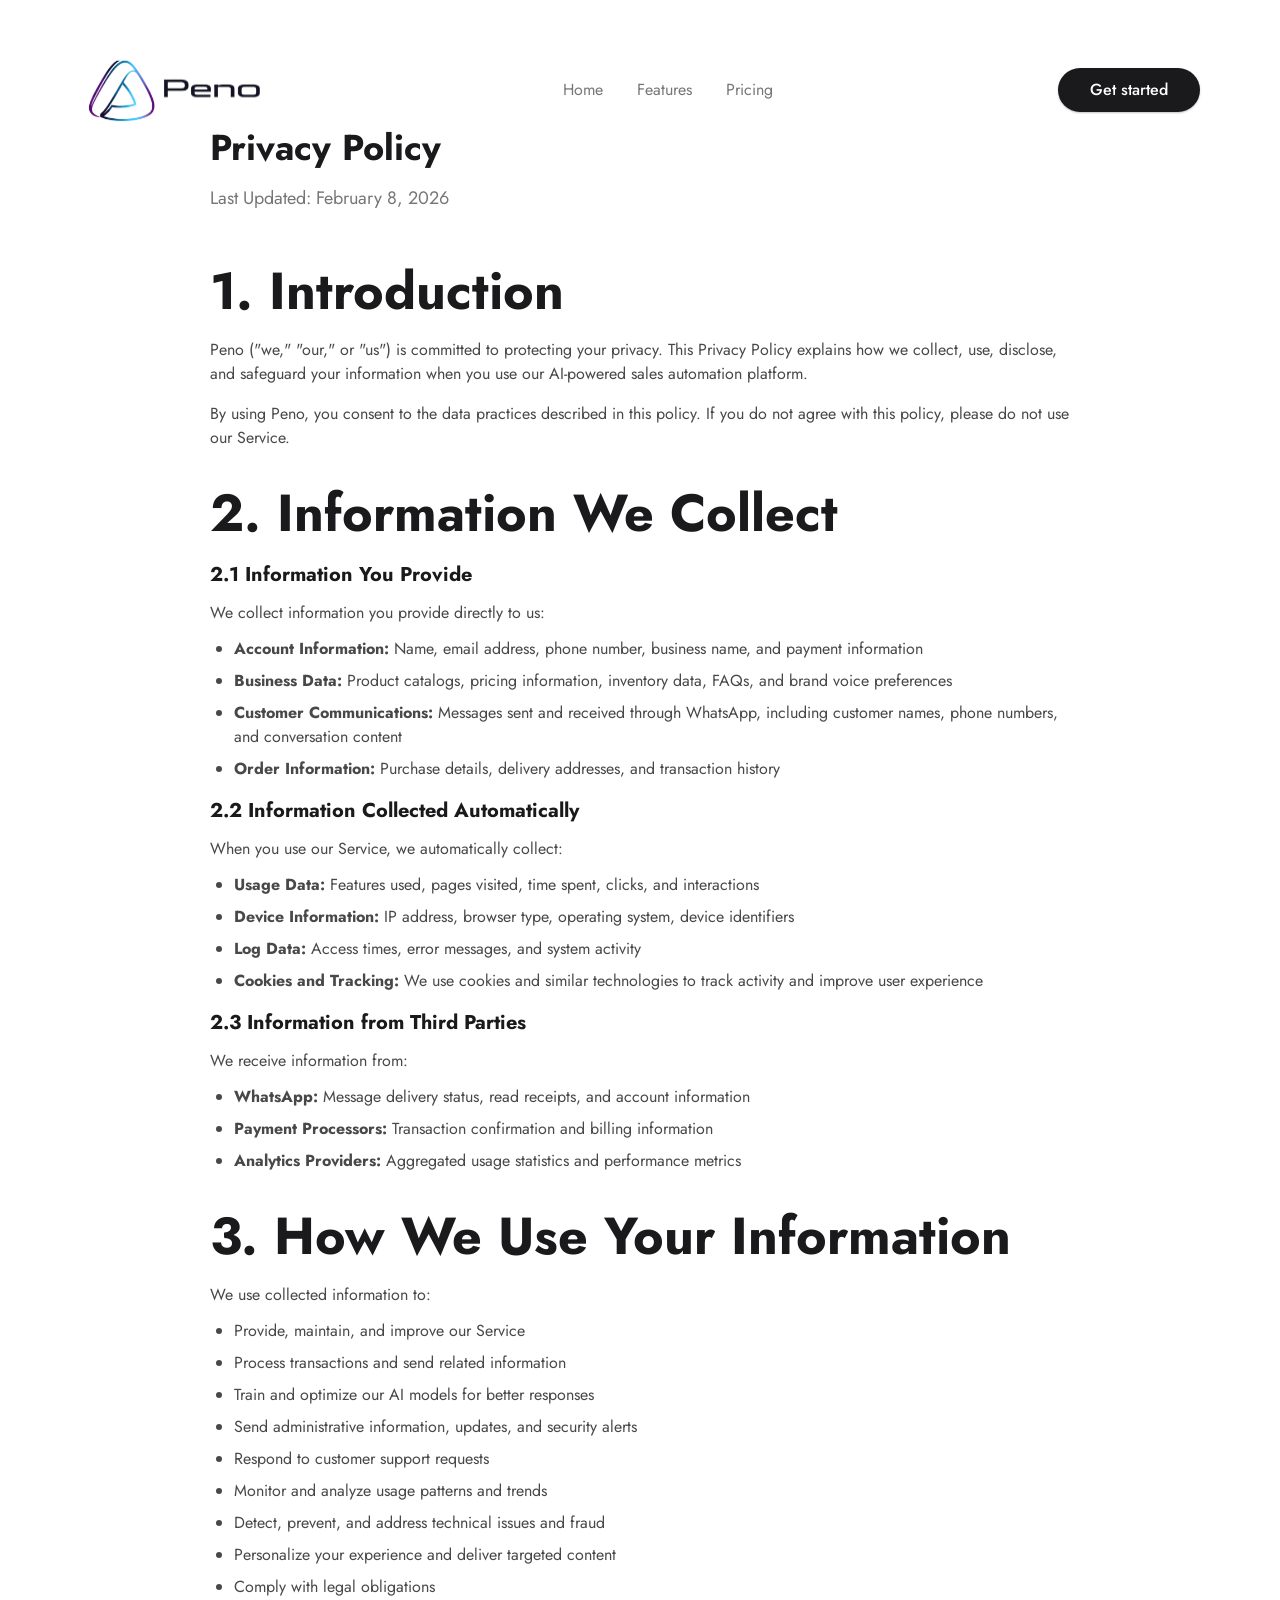
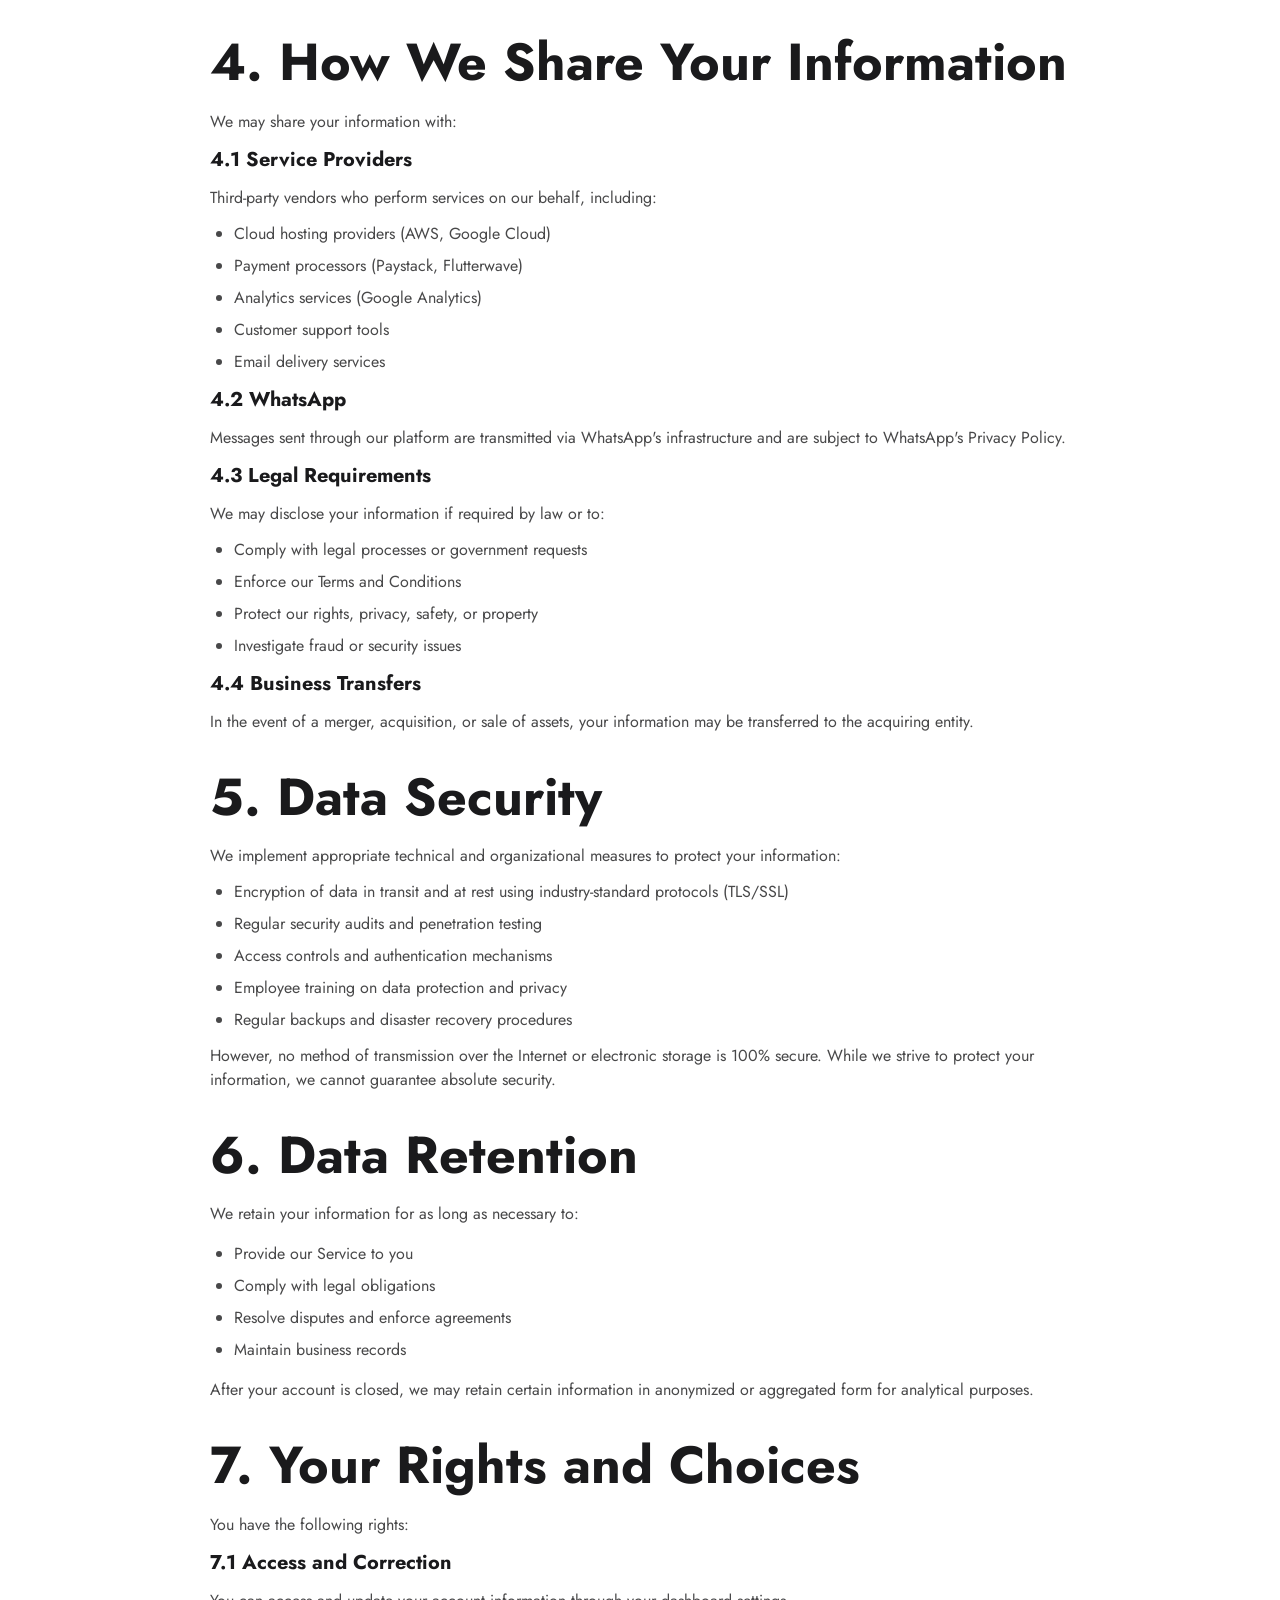
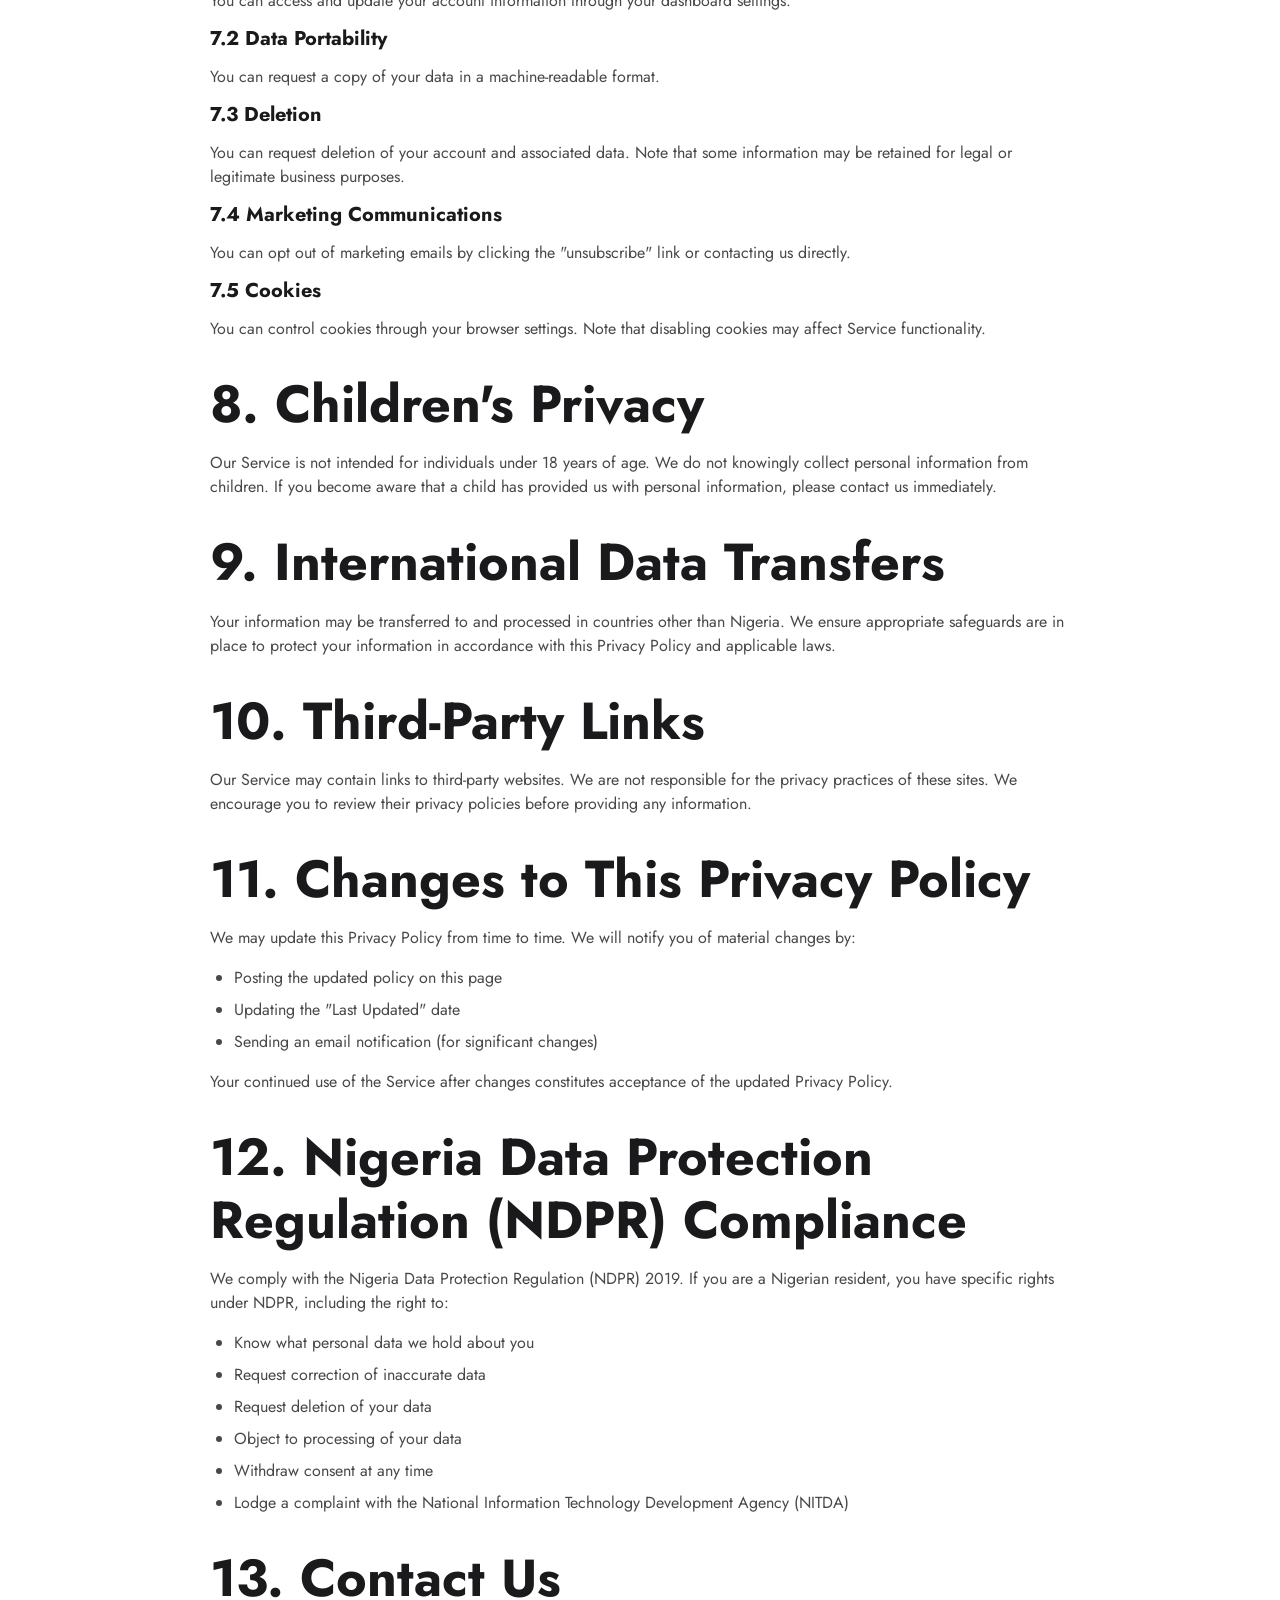
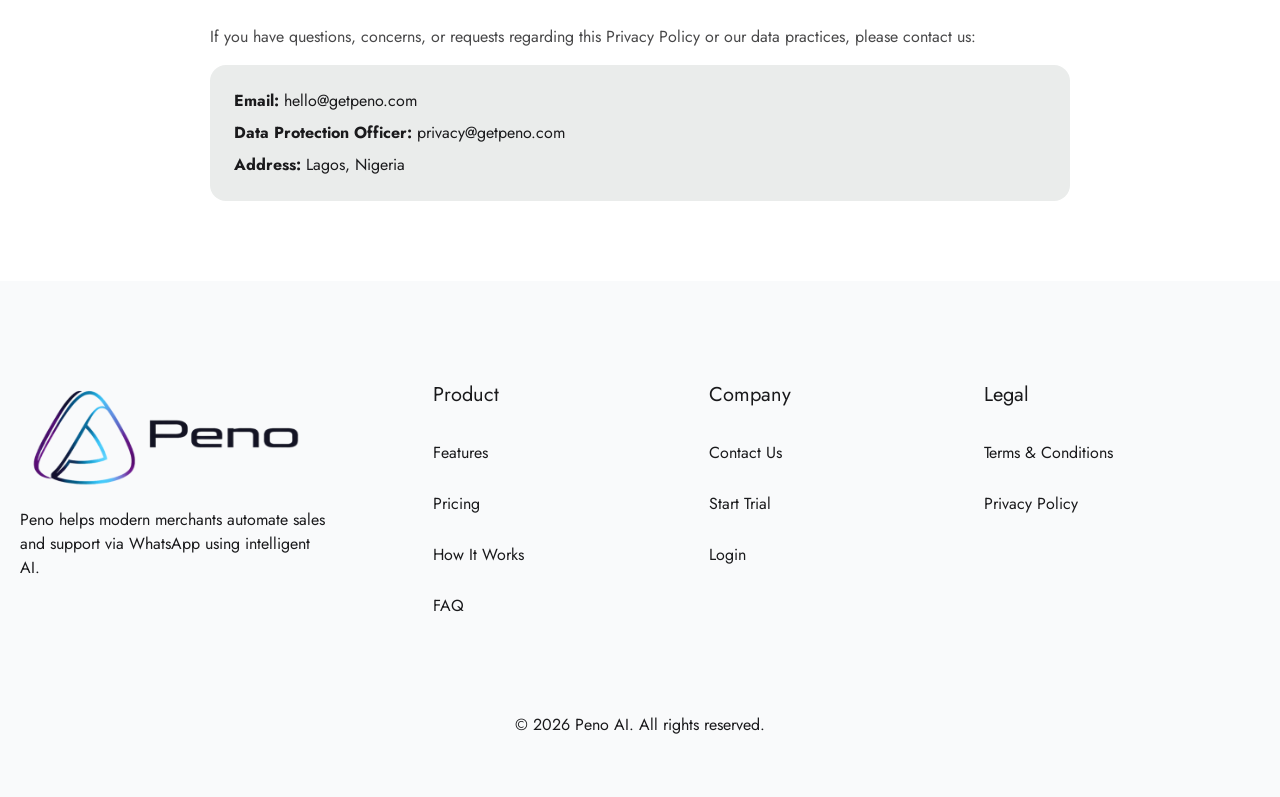
<file: privacy.html>
<!DOCTYPE html>
<html lang="en" data-force-theme="light" class="light lenis lenis-smooth">
<head>
    <meta http-equiv="Content-Type" content="text/html; charset=UTF-8">
    
    <title>Privacy Policy | Peno AI</title>
    <meta name="title" content="Privacy Policy | Peno AI">
    <meta name="description" content="Learn how Peno collects, uses, and protects your personal information and business data.">
    <meta name="author" content="Peno Team">

    <meta name="viewport" content="width=device-width, initial-scale=1.0">


    <link rel="icon" type="image/png" href="img/favicon-96x96.png" sizes="96x96">
    <link rel="icon" type="image/svg+xml" href="img/favicon.svg">
    <link rel="shortcut icon" href="img/favicon.ico">
    <link rel="apple-touch-icon" sizes="180x180" href="img/apple-touch-icon.png">
    <link rel="manifest" href="img/site.webmanifest">
    <link rel="preconnect" href="https://fonts.googleapis.com/">
    <link rel="preconnect" href="https://fonts.gstatic.com/" crossorigin="">
    <link href="css/css2" rel="stylesheet">
    
    <link rel="stylesheet" href="css/main.css">
</head>
<body class="bg-white">

    <!-- Header -->
    <header>
        <div class="header-one lp:!max-w-[1290px] has-top-nav fixed top-13.5 left-1/2 z-50 mx-auto flex w-full max-w-[350px] -translate-x-1/2 items-center justify-between rounded-full bg-white px-2.5 py-2.5 backdrop-blur-[25px] min-[425px]:max-w-[375px] min-[500px]:max-w-[450px] sm:max-w-[540px] md:max-w-[720px] lg:max-w-[960px] xl:max-w-[1140px] xl:py-0">
            <div>
                <a href="index.html">
                    <span class="sr-only">Home</span>
                    <figure class="hidden lg:block lg:max-w-[198px]">
                        <img src="img/Peno-logo.svg" alt="Peno">
                    </figure>
                    <figure class="block max-w-[44px] lg:hidden">
                        <img src="img/Peno-logo.svg" alt="Peno">
                    </figure>
                </a>
            </div>
            <nav class="hidden items-center xl:flex">
                <ul class="flex items-center">
                    <li class="nav-item relative cursor-pointer py-2.5">
                        <a href="index.html#home" class="hover:border-stroke-2 text-tagline-1 text-secondary/60 hover:text-secondary flex items-center gap-1 rounded-full border border-transparent px-4 py-2 font-normal transition-all duration-200">
                            <span>Home</span>
                        </a>
                    </li>
                    <li class="nav-item relative cursor-pointer py-2.5">
                        <a href="index.html#features" class="hover:border-stroke-2 text-tagline-1 text-secondary/60 hover:text-secondary flex items-center gap-1 rounded-full border border-transparent px-4 py-2 font-normal transition-all duration-200">
                            <span>Features</span>
                        </a>
                    </li>
                    <li class="nav-item relative cursor-pointer py-2.5">
                        <a href="index.html#pricing" class="hover:border-stroke-2 text-tagline-1 text-secondary/60 hover:text-secondary flex items-center gap-1 rounded-full border border-transparent px-4 py-2 font-normal transition-all duration-200">
                            <span>Pricing</span>
                        </a>
                    </li>
                </ul>
            </nav>

            <div class="hidden items-center justify-center xl:flex">
                <div class="group/btn-v2 mx-auto inline-block w-[85%] rounded-full transition-transform duration-500 ease-in-out md:mx-0 md:w-auto">
                    <a href="https://app.getpeno.com/signup" class="btn-md-v2 btn-secondary-v2 group-hover/btn-v2:btn-primary-v2 mx-auto inline-flex h-12 w-full cursor-pointer items-center justify-center gap-1.5 rounded-full text-center font-medium text-nowrap transition-all duration-500 ease-in-out md:mx-0 md:h-auto md:w-auto px-8">
                        <span class="inline-block transition-transform duration-300 ease-in-out first-letter:uppercase">Get started</span>
                    </a>
                </div>
            </div>
        </div>
    </header>

    <main class="pt-32 pb-20">
        <div class="main-container max-w-[900px]">
            <div class="mb-12">
                <h1 class="font-jost font-semibold text-4xl md:text-5xl mb-4">Privacy Policy</h1>
                <p class="text-secondary/70 font-jost text-lg">Last Updated: February 8, 2026</p>
            </div>

            <div class="prose prose-lg max-w-none space-y-8">
                <section class="space-y-4">
                    <h2 class="font-jost font-semibold text-2xl md:text-3xl text-secondary">1. Introduction</h2>
                    <p class="font-jost text-secondary/80 leading-relaxed">
                        Peno ("we," "our," or "us") is committed to protecting your privacy. This Privacy Policy explains how we collect, use, disclose, and safeguard your information when you use our AI-powered sales automation platform.
                    </p>
                    <p class="font-jost text-secondary/80 leading-relaxed">
                        By using Peno, you consent to the data practices described in this policy. If you do not agree with this policy, please do not use our Service.
                    </p>
                </section>

                <section class="space-y-4">
                    <h2 class="font-jost font-semibold text-2xl md:text-3xl text-secondary">2. Information We Collect</h2>
                    
                    <div class="space-y-3">
                        <h3 class="font-jost font-semibold text-xl text-secondary">2.1 Information You Provide</h3>
                        <p class="font-jost text-secondary/80 leading-relaxed">We collect information you provide directly to us:</p>
                        <ul class="list-disc pl-6 space-y-2 font-jost text-secondary/80">
                            <li><strong>Account Information:</strong> Name, email address, phone number, business name, and payment information</li>
                            <li><strong>Business Data:</strong> Product catalogs, pricing information, inventory data, FAQs, and brand voice preferences</li>
                            <li><strong>Customer Communications:</strong> Messages sent and received through WhatsApp, including customer names, phone numbers, and conversation content</li>
                            <li><strong>Order Information:</strong> Purchase details, delivery addresses, and transaction history</li>
                        </ul>
                    </div>

                    <div class="space-y-3">
                        <h3 class="font-jost font-semibold text-xl text-secondary">2.2 Information Collected Automatically</h3>
                        <p class="font-jost text-secondary/80 leading-relaxed">When you use our Service, we automatically collect:</p>
                        <ul class="list-disc pl-6 space-y-2 font-jost text-secondary/80">
                            <li><strong>Usage Data:</strong> Features used, pages visited, time spent, clicks, and interactions</li>
                            <li><strong>Device Information:</strong> IP address, browser type, operating system, device identifiers</li>
                            <li><strong>Log Data:</strong> Access times, error messages, and system activity</li>
                            <li><strong>Cookies and Tracking:</strong> We use cookies and similar technologies to track activity and improve user experience</li>
                        </ul>
                    </div>

                    <div class="space-y-3">
                        <h3 class="font-jost font-semibold text-xl text-secondary">2.3 Information from Third Parties</h3>
                        <p class="font-jost text-secondary/80 leading-relaxed">We receive information from:</p>
                        <ul class="list-disc pl-6 space-y-2 font-jost text-secondary/80">
                            <li><strong>WhatsApp:</strong> Message delivery status, read receipts, and account information</li>
                            <li><strong>Payment Processors:</strong> Transaction confirmation and billing information</li>
                            <li><strong>Analytics Providers:</strong> Aggregated usage statistics and performance metrics</li>
                        </ul>
                    </div>
                </section>

                <section class="space-y-4">
                    <h2 class="font-jost font-semibold text-2xl md:text-3xl text-secondary">3. How We Use Your Information</h2>
                    <div class="space-y-3">
                        <p class="font-jost text-secondary/80 leading-relaxed">We use collected information to:</p>
                        <ul class="list-disc pl-6 space-y-2 font-jost text-secondary/80">
                            <li>Provide, maintain, and improve our Service</li>
                            <li>Process transactions and send related information</li>
                            <li>Train and optimize our AI models for better responses</li>
                            <li>Send administrative information, updates, and security alerts</li>
                            <li>Respond to customer support requests</li>
                            <li>Monitor and analyze usage patterns and trends</li>
                            <li>Detect, prevent, and address technical issues and fraud</li>
                            <li>Personalize your experience and deliver targeted content</li>
                            <li>Comply with legal obligations</li>
                        </ul>
                    </div>
                </section>

                <section class="space-y-4">
                    <h2 class="font-jost font-semibold text-2xl md:text-3xl text-secondary">4. How We Share Your Information</h2>
                    <div class="space-y-3">
                        <p class="font-jost text-secondary/80 leading-relaxed">We may share your information with:</p>
                        
                        <h3 class="font-jost font-semibold text-xl text-secondary">4.1 Service Providers</h3>
                        <p class="font-jost text-secondary/80 leading-relaxed">
                            Third-party vendors who perform services on our behalf, including:
                        </p>
                        <ul class="list-disc pl-6 space-y-2 font-jost text-secondary/80">
                            <li>Cloud hosting providers (AWS, Google Cloud)</li>
                            <li>Payment processors (Paystack, Flutterwave)</li>
                            <li>Analytics services (Google Analytics)</li>
                            <li>Customer support tools</li>
                            <li>Email delivery services</li>
                        </ul>

                        <h3 class="font-jost font-semibold text-xl text-secondary">4.2 WhatsApp</h3>
                        <p class="font-jost text-secondary/80 leading-relaxed">
                            Messages sent through our platform are transmitted via WhatsApp's infrastructure and are subject to WhatsApp's Privacy Policy.
                        </p>

                        <h3 class="font-jost font-semibold text-xl text-secondary">4.3 Legal Requirements</h3>
                        <p class="font-jost text-secondary/80 leading-relaxed">
                            We may disclose your information if required by law or to:
                        </p>
                        <ul class="list-disc pl-6 space-y-2 font-jost text-secondary/80">
                            <li>Comply with legal processes or government requests</li>
                            <li>Enforce our Terms and Conditions</li>
                            <li>Protect our rights, privacy, safety, or property</li>
                            <li>Investigate fraud or security issues</li>
                        </ul>

                        <h3 class="font-jost font-semibold text-xl text-secondary">4.4 Business Transfers</h3>
                        <p class="font-jost text-secondary/80 leading-relaxed">
                            In the event of a merger, acquisition, or sale of assets, your information may be transferred to the acquiring entity.
                        </p>
                    </div>
                </section>

                <section class="space-y-4">
                    <h2 class="font-jost font-semibold text-2xl md:text-3xl text-secondary">5. Data Security</h2>
                    <div class="space-y-3">
                        <p class="font-jost text-secondary/80 leading-relaxed">
                            We implement appropriate technical and organizational measures to protect your information:
                        </p>
                        <ul class="list-disc pl-6 space-y-2 font-jost text-secondary/80">
                            <li>Encryption of data in transit and at rest using industry-standard protocols (TLS/SSL)</li>
                            <li>Regular security audits and penetration testing</li>
                            <li>Access controls and authentication mechanisms</li>
                            <li>Employee training on data protection and privacy</li>
                            <li>Regular backups and disaster recovery procedures</li>
                        </ul>
                        <p class="font-jost text-secondary/80 leading-relaxed">
                            However, no method of transmission over the Internet or electronic storage is 100% secure. While we strive to protect your information, we cannot guarantee absolute security.
                        </p>
                    </div>
                </section>

                <section class="space-y-4">
                    <h2 class="font-jost font-semibold text-2xl md:text-3xl text-secondary">6. Data Retention</h2>
                    <p class="font-jost text-secondary/80 leading-relaxed">
                        We retain your information for as long as necessary to:
                    </p>
                    <ul class="list-disc pl-6 space-y-2 font-jost text-secondary/80">
                        <li>Provide our Service to you</li>
                        <li>Comply with legal obligations</li>
                        <li>Resolve disputes and enforce agreements</li>
                        <li>Maintain business records</li>
                    </ul>
                    <p class="font-jost text-secondary/80 leading-relaxed">
                        After your account is closed, we may retain certain information in anonymized or aggregated form for analytical purposes.
                    </p>
                </section>

                <section class="space-y-4">
                    <h2 class="font-jost font-semibold text-2xl md:text-3xl text-secondary">7. Your Rights and Choices</h2>
                    <div class="space-y-3">
                        <p class="font-jost text-secondary/80 leading-relaxed">You have the following rights:</p>
                        
                        <h3 class="font-jost font-semibold text-xl text-secondary">7.1 Access and Correction</h3>
                        <p class="font-jost text-secondary/80 leading-relaxed">
                            You can access and update your account information through your dashboard settings.
                        </p>

                        <h3 class="font-jost font-semibold text-xl text-secondary">7.2 Data Portability</h3>
                        <p class="font-jost text-secondary/80 leading-relaxed">
                            You can request a copy of your data in a machine-readable format.
                        </p>

                        <h3 class="font-jost font-semibold text-xl text-secondary">7.3 Deletion</h3>
                        <p class="font-jost text-secondary/80 leading-relaxed">
                            You can request deletion of your account and associated data. Note that some information may be retained for legal or legitimate business purposes.
                        </p>

                        <h3 class="font-jost font-semibold text-xl text-secondary">7.4 Marketing Communications</h3>
                        <p class="font-jost text-secondary/80 leading-relaxed">
                            You can opt out of marketing emails by clicking the "unsubscribe" link or contacting us directly.
                        </p>

                        <h3 class="font-jost font-semibold text-xl text-secondary">7.5 Cookies</h3>
                        <p class="font-jost text-secondary/80 leading-relaxed">
                            You can control cookies through your browser settings. Note that disabling cookies may affect Service functionality.
                        </p>
                    </div>
                </section>

                <section class="space-y-4">
                    <h2 class="font-jost font-semibold text-2xl md:text-3xl text-secondary">8. Children's Privacy</h2>
                    <p class="font-jost text-secondary/80 leading-relaxed">
                        Our Service is not intended for individuals under 18 years of age. We do not knowingly collect personal information from children. If you become aware that a child has provided us with personal information, please contact us immediately.
                    </p>
                </section>

                <section class="space-y-4">
                    <h2 class="font-jost font-semibold text-2xl md:text-3xl text-secondary">9. International Data Transfers</h2>
                    <p class="font-jost text-secondary/80 leading-relaxed">
                        Your information may be transferred to and processed in countries other than Nigeria. We ensure appropriate safeguards are in place to protect your information in accordance with this Privacy Policy and applicable laws.
                    </p>
                </section>

                <section class="space-y-4">
                    <h2 class="font-jost font-semibold text-2xl md:text-3xl text-secondary">10. Third-Party Links</h2>
                    <p class="font-jost text-secondary/80 leading-relaxed">
                        Our Service may contain links to third-party websites. We are not responsible for the privacy practices of these sites. We encourage you to review their privacy policies before providing any information.
                    </p>
                </section>

                <section class="space-y-4">
                    <h2 class="font-jost font-semibold text-2xl md:text-3xl text-secondary">11. Changes to This Privacy Policy</h2>
                    <p class="font-jost text-secondary/80 leading-relaxed">
                        We may update this Privacy Policy from time to time. We will notify you of material changes by:
                    </p>
                    <ul class="list-disc pl-6 space-y-2 font-jost text-secondary/80">
                        <li>Posting the updated policy on this page</li>
                        <li>Updating the "Last Updated" date</li>
                        <li>Sending an email notification (for significant changes)</li>
                    </ul>
                    <p class="font-jost text-secondary/80 leading-relaxed">
                        Your continued use of the Service after changes constitutes acceptance of the updated Privacy Policy.
                    </p>
                </section>

                <section class="space-y-4">
                    <h2 class="font-jost font-semibold text-2xl md:text-3xl text-secondary">12. Nigeria Data Protection Regulation (NDPR) Compliance</h2>
                    <p class="font-jost text-secondary/80 leading-relaxed">
                        We comply with the Nigeria Data Protection Regulation (NDPR) 2019. If you are a Nigerian resident, you have specific rights under NDPR, including the right to:
                    </p>
                    <ul class="list-disc pl-6 space-y-2 font-jost text-secondary/80">
                        <li>Know what personal data we hold about you</li>
                        <li>Request correction of inaccurate data</li>
                        <li>Request deletion of your data</li>
                        <li>Object to processing of your data</li>
                        <li>Withdraw consent at any time</li>
                        <li>Lodge a complaint with the National Information Technology Development Agency (NITDA)</li>
                    </ul>
                </section>

                <section class="space-y-4">
                    <h2 class="font-jost font-semibold text-2xl md:text-3xl text-secondary">13. Contact Us</h2>
                    <p class="font-jost text-secondary/80 leading-relaxed">
                        If you have questions, concerns, or requests regarding this Privacy Policy or our data practices, please contact us:
                    </p>
                    <div class="bg-background-12 p-6 rounded-2xl space-y-2">
                        <p class="font-jost text-secondary"><strong>Email:</strong> hello@getpeno.com</p>
                        <p class="font-jost text-secondary"><strong>Data Protection Officer:</strong> privacy@getpeno.com</p>
                        <p class="font-jost text-secondary"><strong>Address:</strong> Lagos, Nigeria</p>
                    </div>
                </section>
            </div>
        </div>
    </main>

    <!-- Footer -->
    <footer class="footer footer-three bg-background-2 relative overflow-hidden">
        <div class="main-container">
            <div class="grid grid-cols-12 justify-between gap-x-0 gap-y-16 pt-16 pb-16 lg:gap-x-8 xl:gap-x-0 xl:pt-[100px]">
                <div class="col-span-12 lg:col-span-4">
                    <div class="xl:max-w-[306px]">
                        <figure>
                            <img src="img/Peno-logo.svg" alt="Peno">
                        </figure>
                        <p class="text-secondary mt-4 mb-7">
                            Peno helps modern merchants automate sales and support via WhatsApp using intelligent AI.
                        </p>
                    </div>
                </div>
                <div class="col-span-12 grid grid-cols-12 gap-x-0 gap-y-8 lg:col-span-8">
                    <div class="col-span-12 md:col-span-4">
                        <div class="space-y-8">
                            <p class="sm:text-heading-6 text-tagline-1 text-secondary font-normal">Product</p>
                            <ul class="space-y-5">
                                <li><a href="index.html#features" class="footer-link-v2">Features</a></li>
                                <li><a href="index.html#pricing" class="footer-link-v2">Pricing</a></li>
                                <li><a href="index.html#how-it-works" class="footer-link-v2">How It Works</a></li>
                                <li><a href="index.html#faq" class="footer-link-v2">FAQ</a></li>
                            </ul>
                        </div>
                    </div>
                    <div class="col-span-12 md:col-span-4">
                        <div class="space-y-8">
                            <p class="sm:text-heading-6 text-tagline-1 text-secondary font-normal">Company</p>
                            <ul class="space-y-5">
                                <li><a href="mailto:hello@getpeno.com" class="footer-link-v2">Contact Us</a></li>
                                <li><a href="https://app.getpeno.com/signup" class="footer-link-v2">Start Trial</a></li>
                                <li><a href="https://app.getpeno.com" class="footer-link-v2">Login</a></li>
                            </ul>
                        </div>
                    </div>
                    <div class="col-span-12 md:col-span-4">
                        <div class="space-y-8">
                            <p class="sm:text-heading-6 text-tagline-1 text-secondary font-normal">Legal</p>
                            <ul class="space-y-5">
                                <li><a href="terms.html" class="footer-link-v2">Terms & Conditions</a></li>
                                <li><a href="privacy.html" class="footer-link-v2">Privacy Policy</a></li>
                            </ul>
                        </div>
                    </div>
                </div>
            </div>
            <div class="relative overflow-hidden pt-6 pb-[60px] text-center">
                <div class="footer-divider bg-stroke-2 absolute top-0 right-0 left-0 mx-auto h-px w-0 origin-center"></div>
                <p class="text-secondary">© 2026 Peno AI. All rights reserved.</p>
            </div>
        </div>
    </footer>

    <script src="js/main.js"></script>
</body>
</html>
</file>
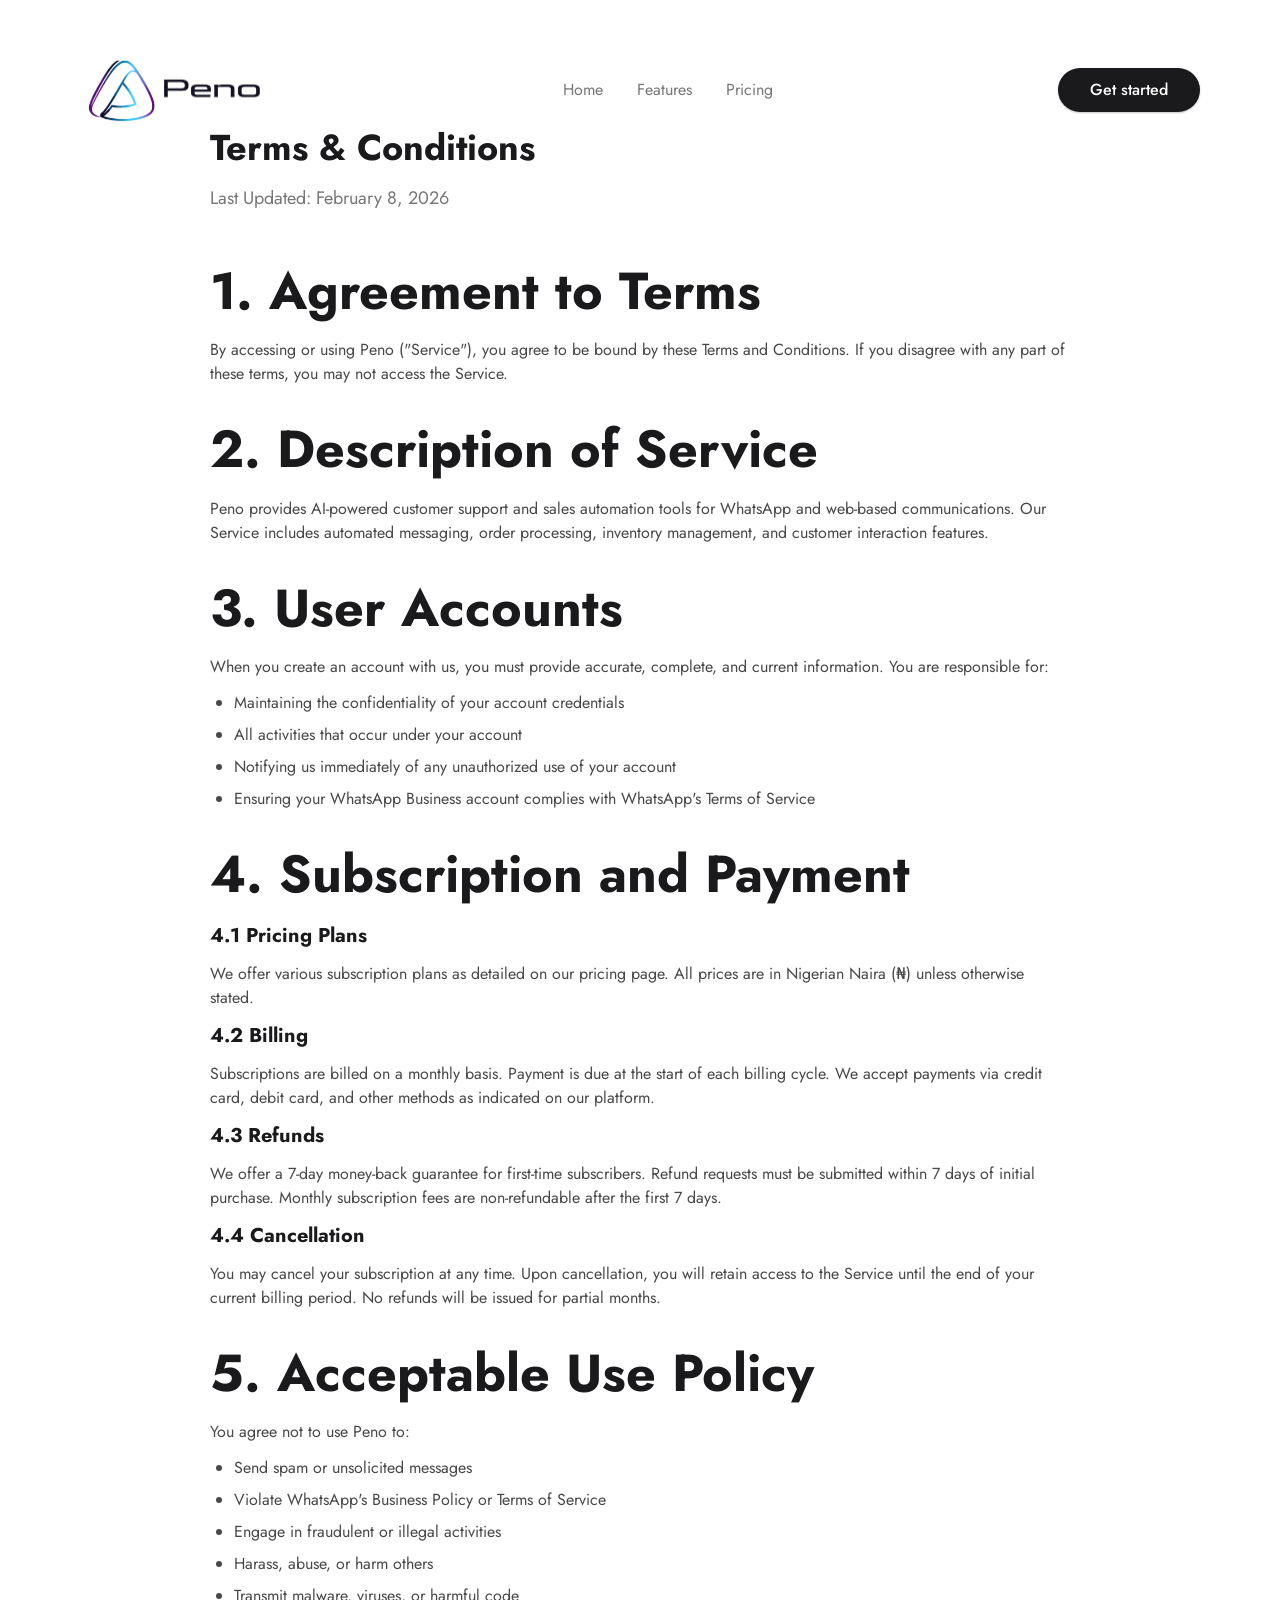
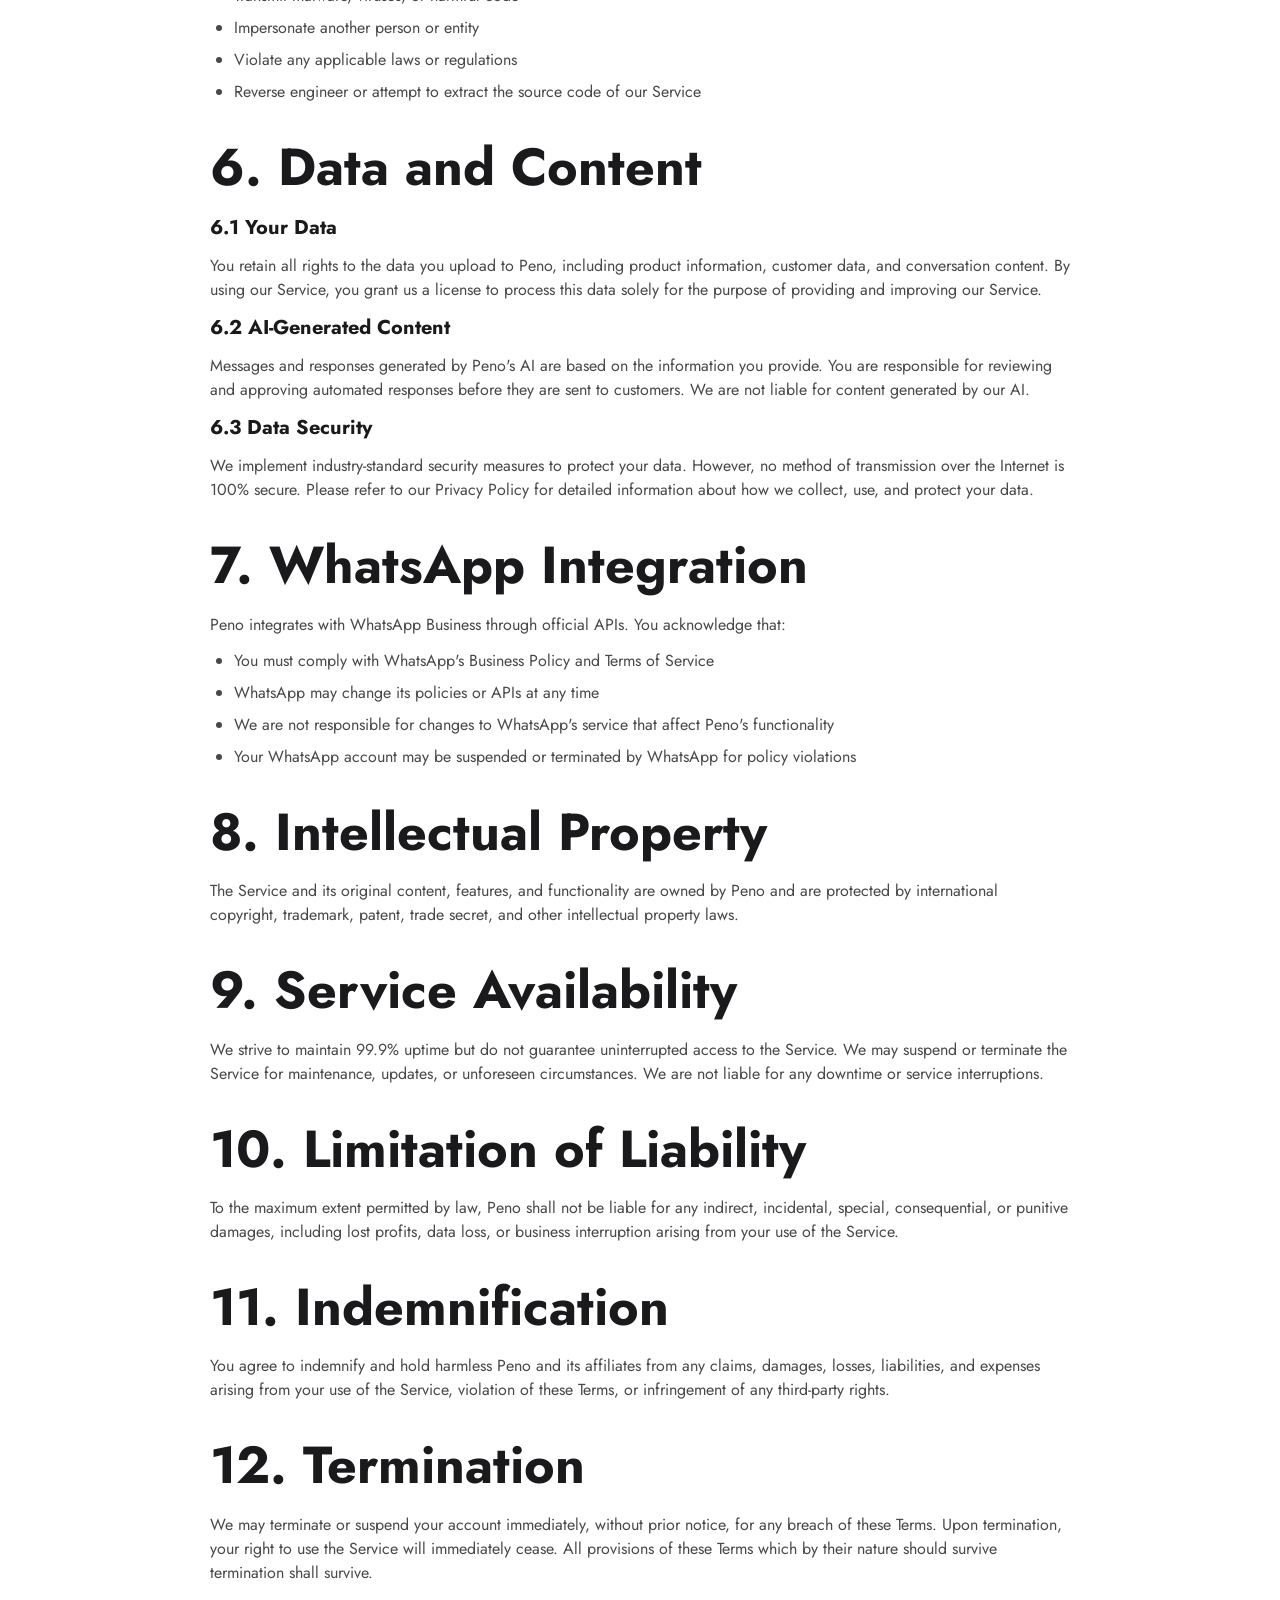
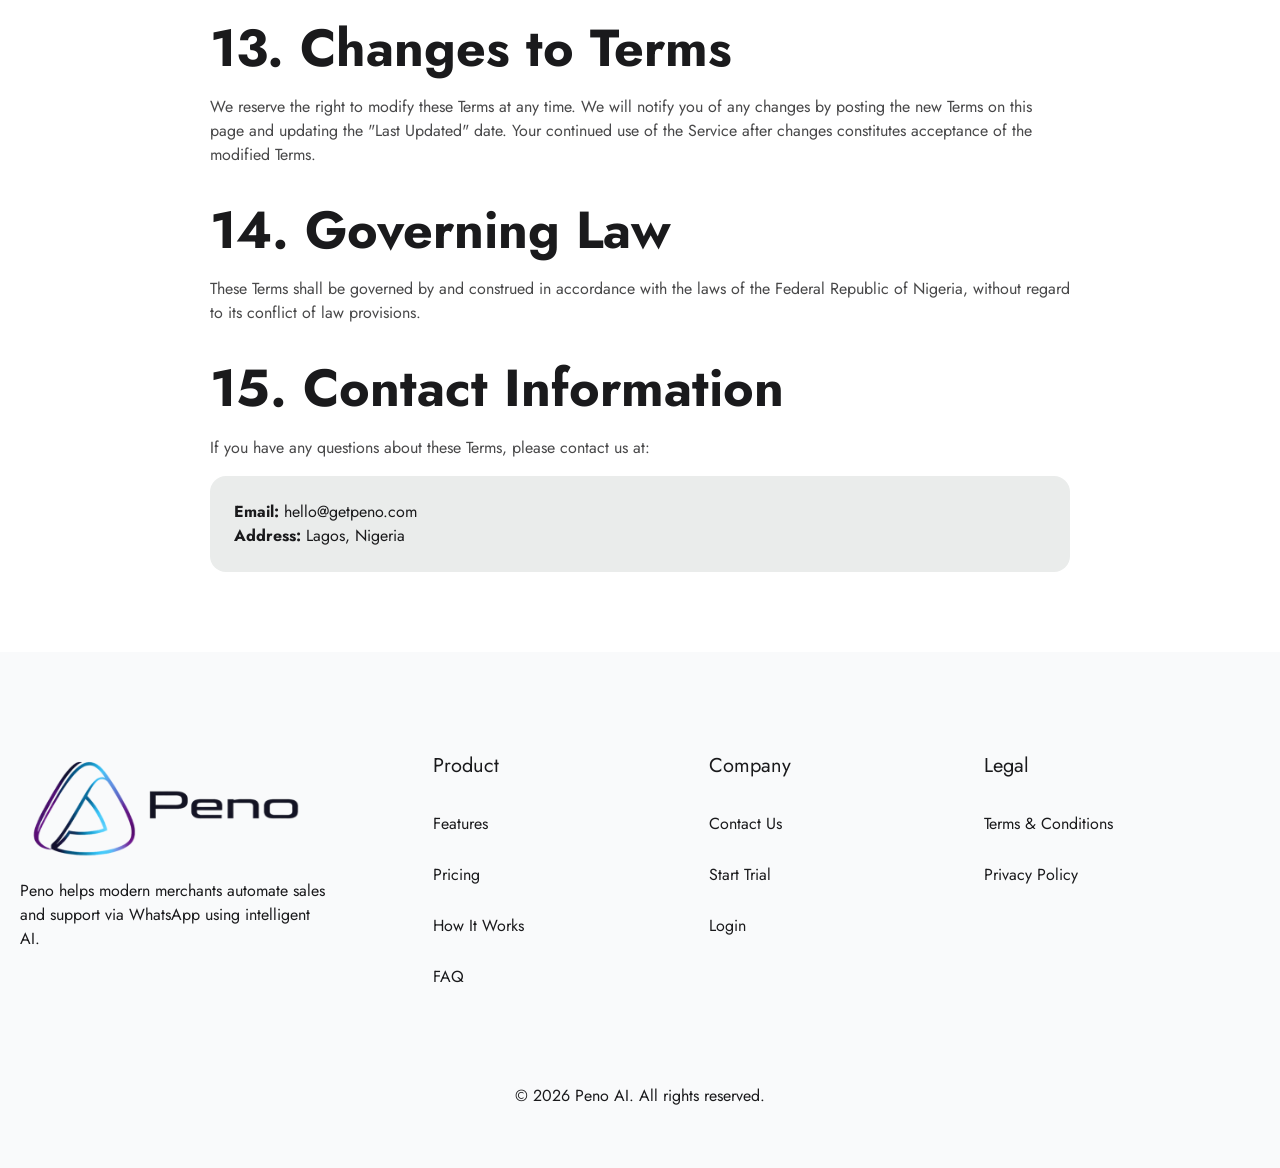
<file: terms.html>
<!DOCTYPE html>
<html lang="en" data-force-theme="light" class="light lenis lenis-smooth">
<head>
    <meta http-equiv="Content-Type" content="text/html; charset=UTF-8">
    
    <title>Terms & Conditions | Peno AI</title>
    <meta name="title" content="Terms & Conditions | Peno AI">
    <meta name="description" content="Read Peno's Terms and Conditions to understand your rights and obligations when using our AI sales assistant platform.">
    <meta name="author" content="Peno Team">

    <meta name="viewport" content="width=device-width, initial-scale=1.0">


    <link rel="icon" type="image/png" href="img/favicon-96x96.png" sizes="96x96">
    <link rel="icon" type="image/svg+xml" href="img/favicon.svg">
    <link rel="shortcut icon" href="img/favicon.ico">
    <link rel="apple-touch-icon" sizes="180x180" href="img/apple-touch-icon.png">
    <link rel="manifest" href="img/site.webmanifest">
    <link rel="preconnect" href="https://fonts.googleapis.com/">
    <link rel="preconnect" href="https://fonts.gstatic.com/" crossorigin="">
    <link href="css/css2" rel="stylesheet">
    
    <link rel="stylesheet" href="css/main.css">
</head>
<body class="bg-white">

    <!-- Header -->
    <header>
        <div class="header-one lp:!max-w-[1290px] has-top-nav fixed top-13.5 left-1/2 z-50 mx-auto flex w-full max-w-[350px] -translate-x-1/2 items-center justify-between rounded-full bg-white px-2.5 py-2.5 backdrop-blur-[25px] min-[425px]:max-w-[375px] min-[500px]:max-w-[450px] sm:max-w-[540px] md:max-w-[720px] lg:max-w-[960px] xl:max-w-[1140px] xl:py-0">
            <div>
                <a href="index.html">
                    <span class="sr-only">Home</span>
                    <figure class="hidden lg:block lg:max-w-[198px]">
                        <img src="img/Peno-logo.svg" alt="Peno">
                    </figure>
                    <figure class="block max-w-[44px] lg:hidden">
                        <img src="img/Peno-logo.svg" alt="Peno">
                    </figure>
                </a>
            </div>
            <nav class="hidden items-center xl:flex">
                <ul class="flex items-center">
                    <li class="nav-item relative cursor-pointer py-2.5">
                        <a href="index.html#home" class="hover:border-stroke-2 text-tagline-1 text-secondary/60 hover:text-secondary flex items-center gap-1 rounded-full border border-transparent px-4 py-2 font-normal transition-all duration-200">
                            <span>Home</span>
                        </a>
                    </li>
                    <li class="nav-item relative cursor-pointer py-2.5">
                        <a href="index.html#features" class="hover:border-stroke-2 text-tagline-1 text-secondary/60 hover:text-secondary flex items-center gap-1 rounded-full border border-transparent px-4 py-2 font-normal transition-all duration-200">
                            <span>Features</span>
                        </a>
                    </li>
                    <li class="nav-item relative cursor-pointer py-2.5">
                        <a href="index.html#pricing" class="hover:border-stroke-2 text-tagline-1 text-secondary/60 hover:text-secondary flex items-center gap-1 rounded-full border border-transparent px-4 py-2 font-normal transition-all duration-200">
                            <span>Pricing</span>
                        </a>
                    </li>
                </ul>
            </nav>

            <div class="hidden items-center justify-center xl:flex">
                <div class="group/btn-v2 mx-auto inline-block w-[85%] rounded-full transition-transform duration-500 ease-in-out md:mx-0 md:w-auto">
                    <a href="https://app.getpeno.com/signup" class="btn-md-v2 btn-secondary-v2 group-hover/btn-v2:btn-primary-v2 mx-auto inline-flex h-12 w-full cursor-pointer items-center justify-center gap-1.5 rounded-full text-center font-medium text-nowrap transition-all duration-500 ease-in-out md:mx-0 md:h-auto md:w-auto px-8">
                        <span class="inline-block transition-transform duration-300 ease-in-out first-letter:uppercase">Get started</span>
                    </a>
                </div>
            </div>
        </div>
    </header>

    <main class="pt-32 pb-20">
        <div class="main-container max-w-[900px]">
            <div class="mb-12">
                <h1 class="font-jost font-semibold text-4xl md:text-5xl mb-4">Terms & Conditions</h1>
                <p class="text-secondary/70 font-jost text-lg">Last Updated: February 8, 2026</p>
            </div>

            <div class="prose prose-lg max-w-none space-y-8">
                <section class="space-y-4">
                    <h2 class="font-jost font-semibold text-2xl md:text-3xl text-secondary">1. Agreement to Terms</h2>
                    <p class="font-jost text-secondary/80 leading-relaxed">
                        By accessing or using Peno ("Service"), you agree to be bound by these Terms and Conditions. If you disagree with any part of these terms, you may not access the Service.
                    </p>
                </section>

                <section class="space-y-4">
                    <h2 class="font-jost font-semibold text-2xl md:text-3xl text-secondary">2. Description of Service</h2>
                    <p class="font-jost text-secondary/80 leading-relaxed">
                        Peno provides AI-powered customer support and sales automation tools for WhatsApp and web-based communications. Our Service includes automated messaging, order processing, inventory management, and customer interaction features.
                    </p>
                </section>

                <section class="space-y-4">
                    <h2 class="font-jost font-semibold text-2xl md:text-3xl text-secondary">3. User Accounts</h2>
                    <div class="space-y-3">
                        <p class="font-jost text-secondary/80 leading-relaxed">
                            When you create an account with us, you must provide accurate, complete, and current information. You are responsible for:
                        </p>
                        <ul class="list-disc pl-6 space-y-2 font-jost text-secondary/80">
                            <li>Maintaining the confidentiality of your account credentials</li>
                            <li>All activities that occur under your account</li>
                            <li>Notifying us immediately of any unauthorized use of your account</li>
                            <li>Ensuring your WhatsApp Business account complies with WhatsApp's Terms of Service</li>
                        </ul>
                    </div>
                </section>

                <section class="space-y-4">
                    <h2 class="font-jost font-semibold text-2xl md:text-3xl text-secondary">4. Subscription and Payment</h2>
                    <div class="space-y-3">
                        <h3 class="font-jost font-semibold text-xl text-secondary">4.1 Pricing Plans</h3>
                        <p class="font-jost text-secondary/80 leading-relaxed">
                            We offer various subscription plans as detailed on our pricing page. All prices are in Nigerian Naira (₦) unless otherwise stated.
                        </p>
                        
                        <h3 class="font-jost font-semibold text-xl text-secondary">4.2 Billing</h3>
                        <p class="font-jost text-secondary/80 leading-relaxed">
                            Subscriptions are billed on a monthly basis. Payment is due at the start of each billing cycle. We accept payments via credit card, debit card, and other methods as indicated on our platform.
                        </p>

                        <h3 class="font-jost font-semibold text-xl text-secondary">4.3 Refunds</h3>
                        <p class="font-jost text-secondary/80 leading-relaxed">
                            We offer a 7-day money-back guarantee for first-time subscribers. Refund requests must be submitted within 7 days of initial purchase. Monthly subscription fees are non-refundable after the first 7 days.
                        </p>

                        <h3 class="font-jost font-semibold text-xl text-secondary">4.4 Cancellation</h3>
                        <p class="font-jost text-secondary/80 leading-relaxed">
                            You may cancel your subscription at any time. Upon cancellation, you will retain access to the Service until the end of your current billing period. No refunds will be issued for partial months.
                        </p>
                    </div>
                </section>

                <section class="space-y-4">
                    <h2 class="font-jost font-semibold text-2xl md:text-3xl text-secondary">5. Acceptable Use Policy</h2>
                    <div class="space-y-3">
                        <p class="font-jost text-secondary/80 leading-relaxed">
                            You agree not to use Peno to:
                        </p>
                        <ul class="list-disc pl-6 space-y-2 font-jost text-secondary/80">
                            <li>Send spam or unsolicited messages</li>
                            <li>Violate WhatsApp's Business Policy or Terms of Service</li>
                            <li>Engage in fraudulent or illegal activities</li>
                            <li>Harass, abuse, or harm others</li>
                            <li>Transmit malware, viruses, or harmful code</li>
                            <li>Impersonate another person or entity</li>
                            <li>Violate any applicable laws or regulations</li>
                            <li>Reverse engineer or attempt to extract the source code of our Service</li>
                        </ul>
                    </div>
                </section>

                <section class="space-y-4">
                    <h2 class="font-jost font-semibold text-2xl md:text-3xl text-secondary">6. Data and Content</h2>
                    <div class="space-y-3">
                        <h3 class="font-jost font-semibold text-xl text-secondary">6.1 Your Data</h3>
                        <p class="font-jost text-secondary/80 leading-relaxed">
                            You retain all rights to the data you upload to Peno, including product information, customer data, and conversation content. By using our Service, you grant us a license to process this data solely for the purpose of providing and improving our Service.
                        </p>

                        <h3 class="font-jost font-semibold text-xl text-secondary">6.2 AI-Generated Content</h3>
                        <p class="font-jost text-secondary/80 leading-relaxed">
                            Messages and responses generated by Peno's AI are based on the information you provide. You are responsible for reviewing and approving automated responses before they are sent to customers. We are not liable for content generated by our AI.
                        </p>

                        <h3 class="font-jost font-semibold text-xl text-secondary">6.3 Data Security</h3>
                        <p class="font-jost text-secondary/80 leading-relaxed">
                            We implement industry-standard security measures to protect your data. However, no method of transmission over the Internet is 100% secure. Please refer to our Privacy Policy for detailed information about how we collect, use, and protect your data.
                        </p>
                    </div>
                </section>

                <section class="space-y-4">
                    <h2 class="font-jost font-semibold text-2xl md:text-3xl text-secondary">7. WhatsApp Integration</h2>
                    <div class="space-y-3">
                        <p class="font-jost text-secondary/80 leading-relaxed">
                            Peno integrates with WhatsApp Business through official APIs. You acknowledge that:
                        </p>
                        <ul class="list-disc pl-6 space-y-2 font-jost text-secondary/80">
                            <li>You must comply with WhatsApp's Business Policy and Terms of Service</li>
                            <li>WhatsApp may change its policies or APIs at any time</li>
                            <li>We are not responsible for changes to WhatsApp's service that affect Peno's functionality</li>
                            <li>Your WhatsApp account may be suspended or terminated by WhatsApp for policy violations</li>
                        </ul>
                    </div>
                </section>

                <section class="space-y-4">
                    <h2 class="font-jost font-semibold text-2xl md:text-3xl text-secondary">8. Intellectual Property</h2>
                    <p class="font-jost text-secondary/80 leading-relaxed">
                        The Service and its original content, features, and functionality are owned by Peno and are protected by international copyright, trademark, patent, trade secret, and other intellectual property laws.
                    </p>
                </section>

                <section class="space-y-4">
                    <h2 class="font-jost font-semibold text-2xl md:text-3xl text-secondary">9. Service Availability</h2>
                    <p class="font-jost text-secondary/80 leading-relaxed">
                        We strive to maintain 99.9% uptime but do not guarantee uninterrupted access to the Service. We may suspend or terminate the Service for maintenance, updates, or unforeseen circumstances. We are not liable for any downtime or service interruptions.
                    </p>
                </section>

                <section class="space-y-4">
                    <h2 class="font-jost font-semibold text-2xl md:text-3xl text-secondary">10. Limitation of Liability</h2>
                    <p class="font-jost text-secondary/80 leading-relaxed">
                        To the maximum extent permitted by law, Peno shall not be liable for any indirect, incidental, special, consequential, or punitive damages, including lost profits, data loss, or business interruption arising from your use of the Service.
                    </p>
                </section>

                <section class="space-y-4">
                    <h2 class="font-jost font-semibold text-2xl md:text-3xl text-secondary">11. Indemnification</h2>
                    <p class="font-jost text-secondary/80 leading-relaxed">
                        You agree to indemnify and hold harmless Peno and its affiliates from any claims, damages, losses, liabilities, and expenses arising from your use of the Service, violation of these Terms, or infringement of any third-party rights.
                    </p>
                </section>

                <section class="space-y-4">
                    <h2 class="font-jost font-semibold text-2xl md:text-3xl text-secondary">12. Termination</h2>
                    <p class="font-jost text-secondary/80 leading-relaxed">
                        We may terminate or suspend your account immediately, without prior notice, for any breach of these Terms. Upon termination, your right to use the Service will immediately cease. All provisions of these Terms which by their nature should survive termination shall survive.
                    </p>
                </section>

                <section class="space-y-4">
                    <h2 class="font-jost font-semibold text-2xl md:text-3xl text-secondary">13. Changes to Terms</h2>
                    <p class="font-jost text-secondary/80 leading-relaxed">
                        We reserve the right to modify these Terms at any time. We will notify you of any changes by posting the new Terms on this page and updating the "Last Updated" date. Your continued use of the Service after changes constitutes acceptance of the modified Terms.
                    </p>
                </section>

                <section class="space-y-4">
                    <h2 class="font-jost font-semibold text-2xl md:text-3xl text-secondary">14. Governing Law</h2>
                    <p class="font-jost text-secondary/80 leading-relaxed">
                        These Terms shall be governed by and construed in accordance with the laws of the Federal Republic of Nigeria, without regard to its conflict of law provisions.
                    </p>
                </section>

                <section class="space-y-4">
                    <h2 class="font-jost font-semibold text-2xl md:text-3xl text-secondary">15. Contact Information</h2>
                    <p class="font-jost text-secondary/80 leading-relaxed">
                        If you have any questions about these Terms, please contact us at:
                    </p>
                    <div class="bg-background-12 p-6 rounded-2xl">
                        <p class="font-jost text-secondary"><strong>Email:</strong> hello@getpeno.com</p>
                        <p class="font-jost text-secondary"><strong>Address:</strong> Lagos, Nigeria</p>
                    </div>
                </section>
            </div>
        </div>
    </main>

    <!-- Footer -->
    <footer class="footer footer-three bg-background-2 relative overflow-hidden">
        <div class="main-container">
            <div class="grid grid-cols-12 justify-between gap-x-0 gap-y-16 pt-16 pb-16 lg:gap-x-8 xl:gap-x-0 xl:pt-[100px]">
                <div class="col-span-12 lg:col-span-4">
                    <div class="xl:max-w-[306px]">
                        <figure>
                            <img src="img/Peno-logo.svg" alt="Peno">
                        </figure>
                        <p class="text-secondary mt-4 mb-7">
                            Peno helps modern merchants automate sales and support via WhatsApp using intelligent AI.
                        </p>
                    </div>
                </div>
                <div class="col-span-12 grid grid-cols-12 gap-x-0 gap-y-8 lg:col-span-8">
                    <div class="col-span-12 md:col-span-4">
                        <div class="space-y-8">
                            <p class="sm:text-heading-6 text-tagline-1 text-secondary font-normal">Product</p>
                            <ul class="space-y-5">
                                <li><a href="index.html#features" class="footer-link-v2">Features</a></li>
                                <li><a href="index.html#pricing" class="footer-link-v2">Pricing</a></li>
                                <li><a href="index.html#how-it-works" class="footer-link-v2">How It Works</a></li>
                                <li><a href="index.html#faq" class="footer-link-v2">FAQ</a></li>
                            </ul>
                        </div>
                    </div>
                    <div class="col-span-12 md:col-span-4">
                        <div class="space-y-8">
                            <p class="sm:text-heading-6 text-tagline-1 text-secondary font-normal">Company</p>
                            <ul class="space-y-5">
                                <li><a href="mailto:hello@getpeno.com" class="footer-link-v2">Contact Us</a></li>
                                <li><a href="https://app.getpeno.com/signup" class="footer-link-v2">Start Trial</a></li>
                                <li><a href="https://app.getpeno.com" class="footer-link-v2">Login</a></li>
                            </ul>
                        </div>
                    </div>
                    <div class="col-span-12 md:col-span-4">
                        <div class="space-y-8">
                            <p class="sm:text-heading-6 text-tagline-1 text-secondary font-normal">Legal</p>
                            <ul class="space-y-5">
                                <li><a href="terms.html" class="footer-link-v2">Terms & Conditions</a></li>
                                <li><a href="privacy.html" class="footer-link-v2">Privacy Policy</a></li>
                            </ul>
                        </div>
                    </div>
                </div>
            </div>
            <div class="relative overflow-hidden pt-6 pb-[60px] text-center">
                <div class="footer-divider bg-stroke-2 absolute top-0 right-0 left-0 mx-auto h-px w-0 origin-center"></div>
                <p class="text-secondary">© 2026 Peno AI. All rights reserved.</p>
            </div>
        </div>
    </footer>

    <script src="js/main.js"></script>
</body>
</html>
</file>
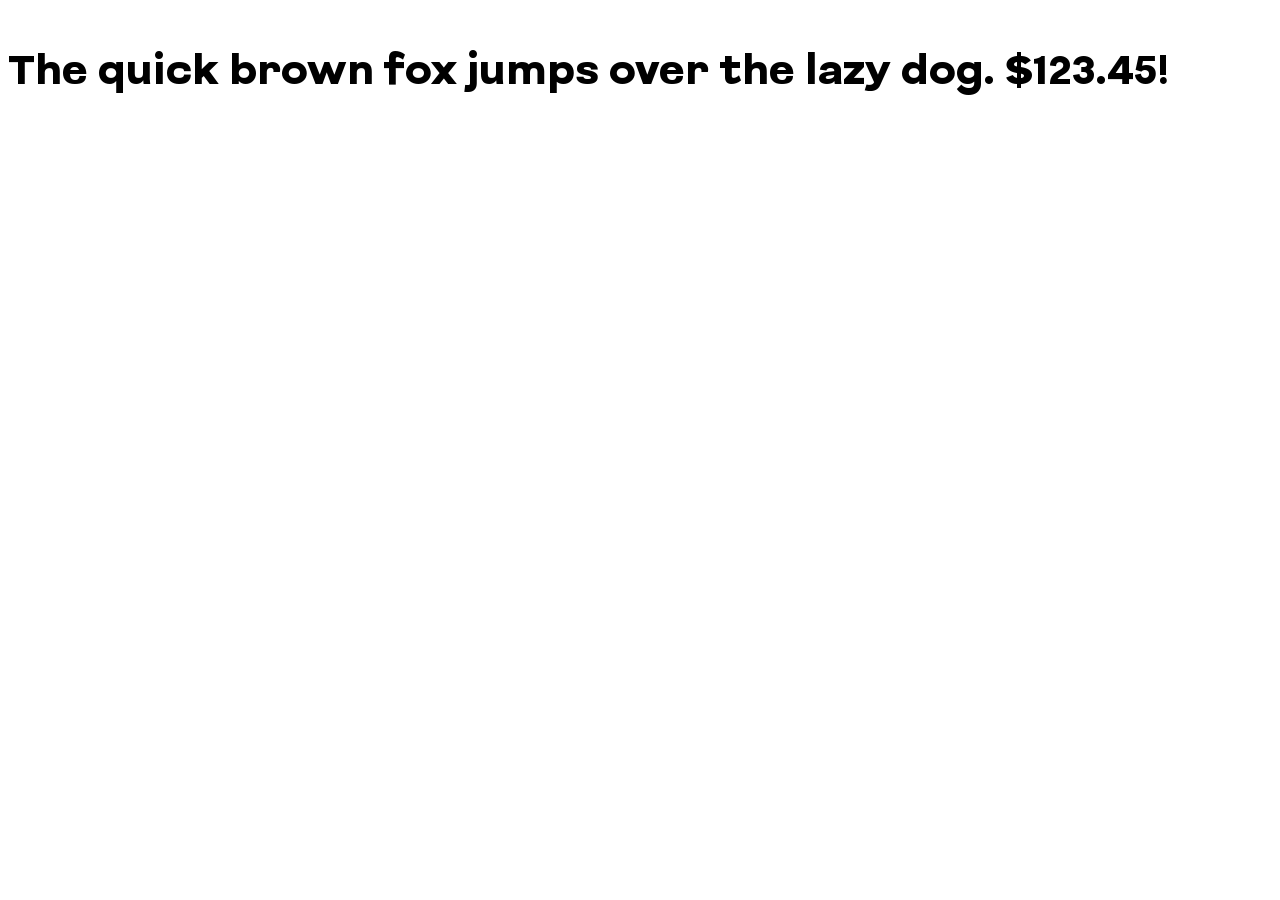
<file: fonts/sunsive/Sunsive-Black.html>
<!DOCTYPE html PUBLIC "-//W3C//DTD XHTML 1.0 Strict//EN" "http://www.w3.org/TR/xhtml1/DTD/xhtml1-strict.dtd">
<html lang="en" xml:lang="en" xmlns="http://www.w3.org/1999/xhtml">
<head>
<meta content="text/html; charset=utf-8" http-equiv="content-type"/>
<meta content="en-us" http-equiv="Content-Language"/>
<title>Sunsive Black - Web Font Specimen</title>
<link rel="stylesheet" type="text/css" media="screen" href="Sunsive-Black.css" />
<style type="text/css" media="screen">
body { font-size: 42px; font-family: "SunsiveBlack", Georgia; }
</style>
</head>
<body>
<p contenteditable="true">The quick brown fox jumps over the lazy dog. $123.45!</p>
</body>
</html>
</file>
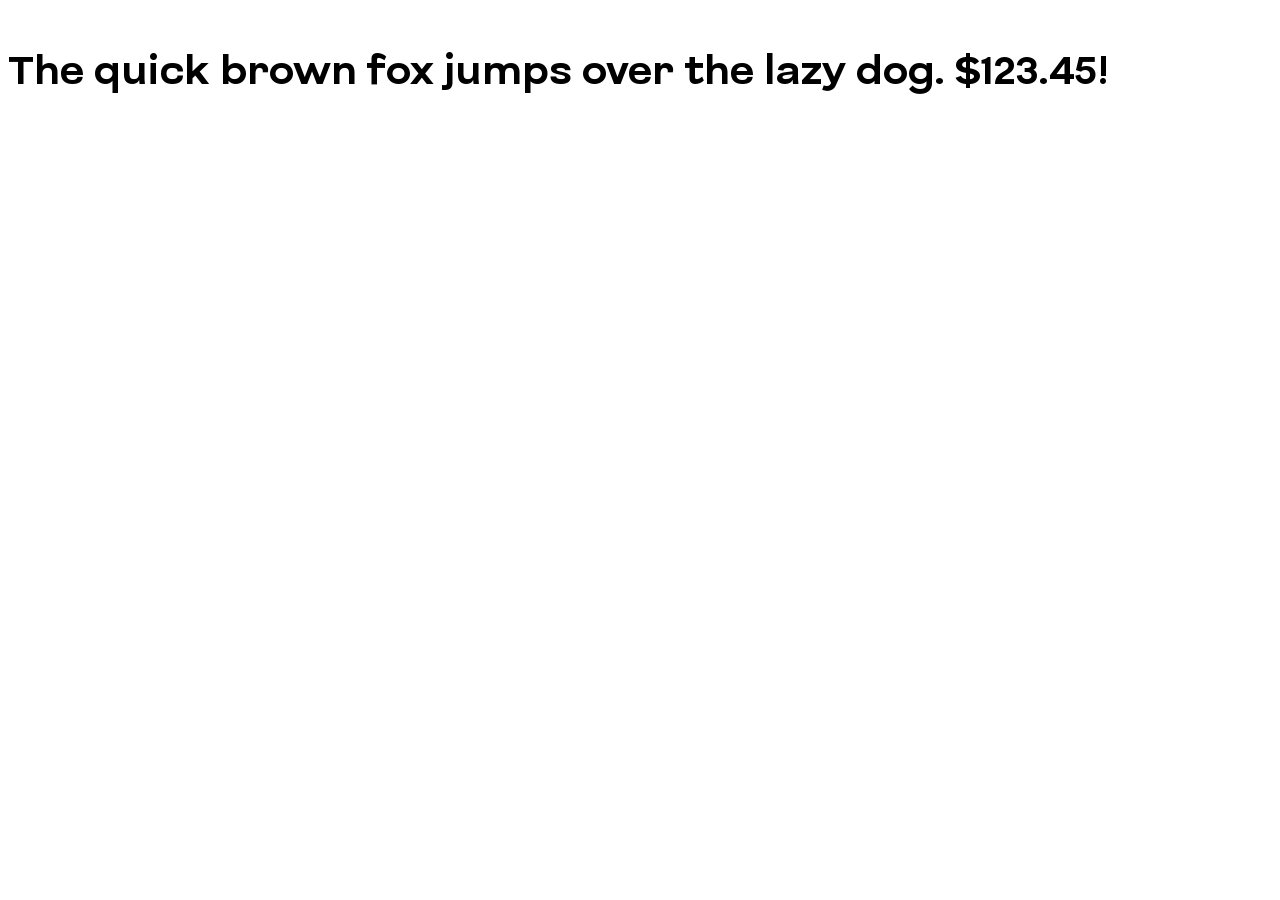
<file: fonts/sunsive/Sunsive-Bold.html>
<!DOCTYPE html PUBLIC "-//W3C//DTD XHTML 1.0 Strict//EN" "http://www.w3.org/TR/xhtml1/DTD/xhtml1-strict.dtd">
<html lang="en" xml:lang="en" xmlns="http://www.w3.org/1999/xhtml">
<head>
<meta content="text/html; charset=utf-8" http-equiv="content-type"/>
<meta content="en-us" http-equiv="Content-Language"/>
<title>Sunsive Bold - Web Font Specimen</title>
<link rel="stylesheet" type="text/css" media="screen" href="Sunsive-Bold.css" />
<style type="text/css" media="screen">
body { font-size: 42px; font-family: "Sunsive", Georgia; }
</style>
</head>
<body>
<p contenteditable="true">The quick brown fox jumps over the lazy dog. $123.45!</p>
</body>
</html>
</file>
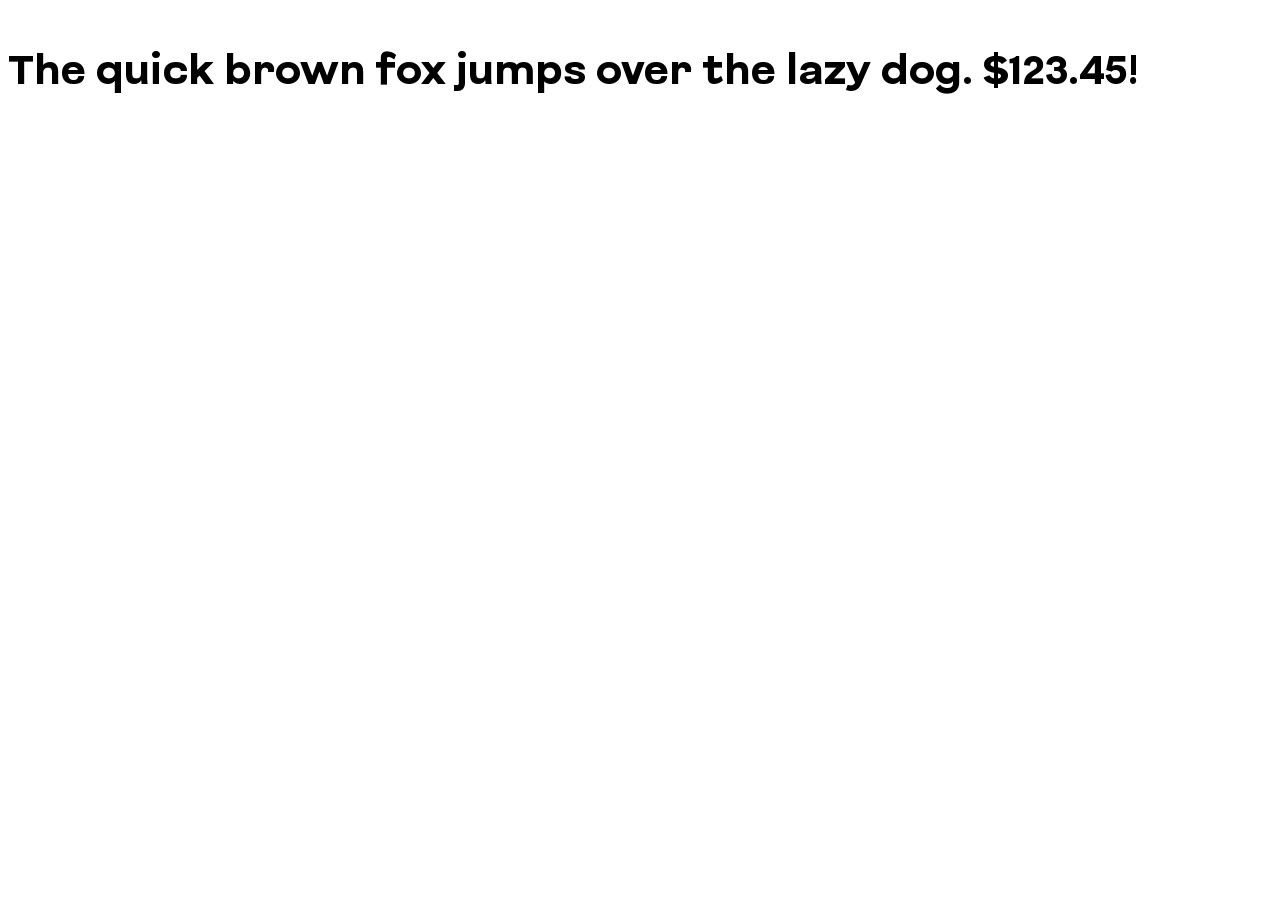
<file: fonts/sunsive/Sunsive-ExtraBold.html>
<!DOCTYPE html PUBLIC "-//W3C//DTD XHTML 1.0 Strict//EN" "http://www.w3.org/TR/xhtml1/DTD/xhtml1-strict.dtd">
<html lang="en" xml:lang="en" xmlns="http://www.w3.org/1999/xhtml">
<head>
<meta content="text/html; charset=utf-8" http-equiv="content-type"/>
<meta content="en-us" http-equiv="Content-Language"/>
<title>Sunsive Extra Bold - Web Font Specimen</title>
<link rel="stylesheet" type="text/css" media="screen" href="Sunsive-ExtraBold.css" />
<style type="text/css" media="screen">
body { font-size: 42px; font-family: "SunsiveExtBd", Georgia; }
</style>
</head>
<body>
<p contenteditable="true">The quick brown fox jumps over the lazy dog. $123.45!</p>
</body>
</html>
</file>
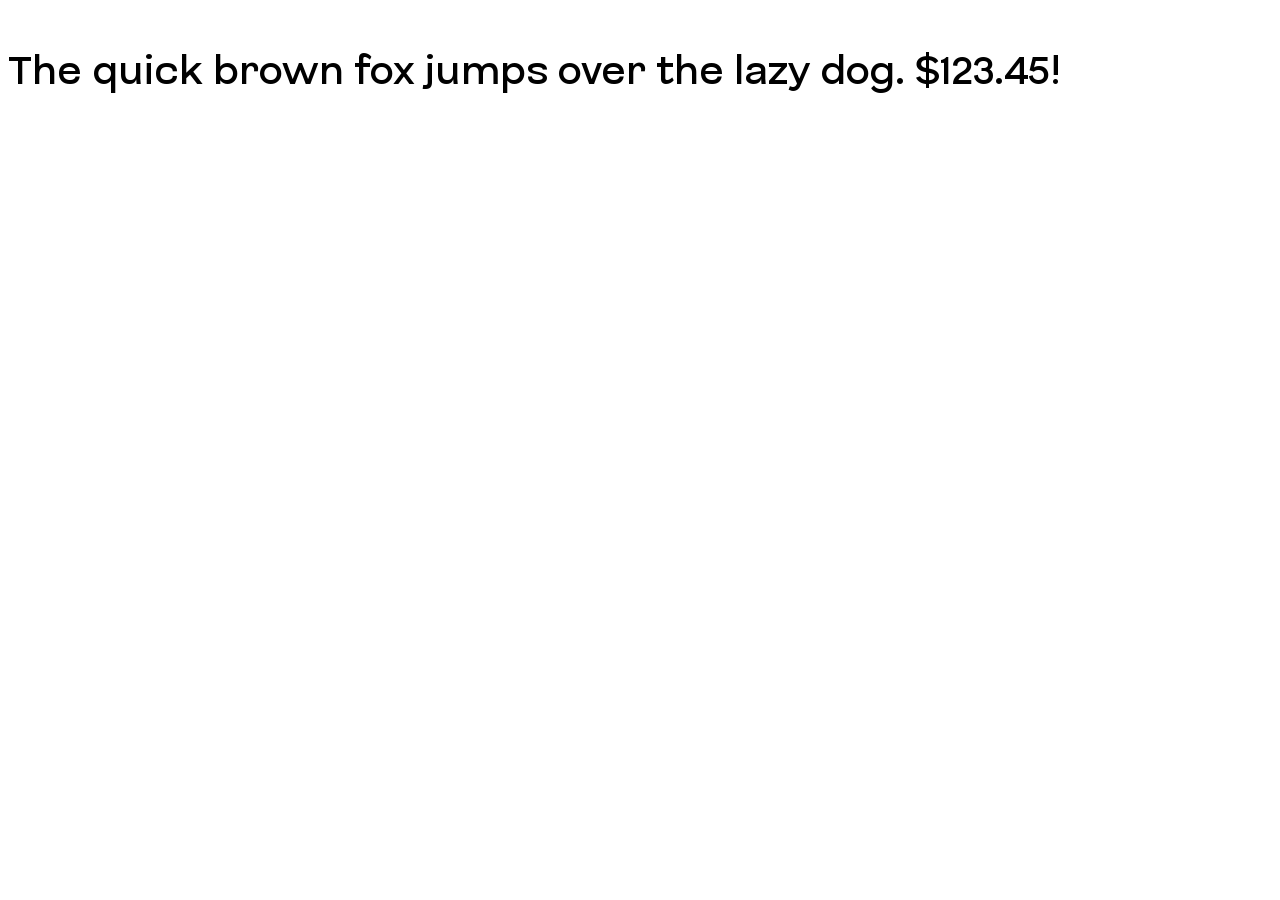
<file: fonts/sunsive/Sunsive-Medium.html>
<!DOCTYPE html PUBLIC "-//W3C//DTD XHTML 1.0 Strict//EN" "http://www.w3.org/TR/xhtml1/DTD/xhtml1-strict.dtd">
<html lang="en" xml:lang="en" xmlns="http://www.w3.org/1999/xhtml">
<head>
<meta content="text/html; charset=utf-8" http-equiv="content-type"/>
<meta content="en-us" http-equiv="Content-Language"/>
<title>Sunsive Medium - Web Font Specimen</title>
<link rel="stylesheet" type="text/css" media="screen" href="Sunsive-Medium.css" />
<style type="text/css" media="screen">
body { font-size: 42px; font-family: "SunsiveMed", Georgia; }
</style>
</head>
<body>
<p contenteditable="true">The quick brown fox jumps over the lazy dog. $123.45!</p>
</body>
</html>
</file>
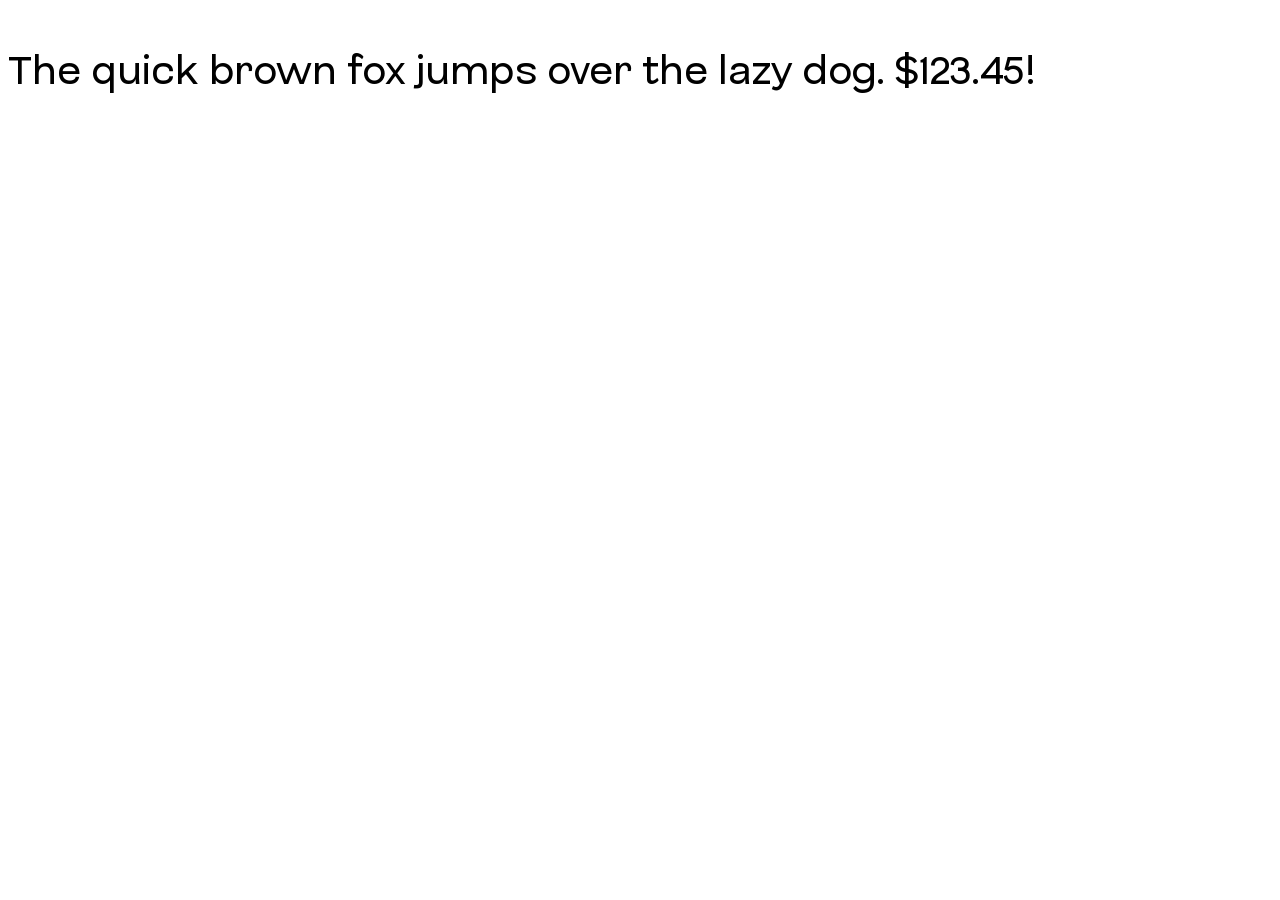
<file: fonts/sunsive/Sunsive-Regular.html>
<!DOCTYPE html PUBLIC "-//W3C//DTD XHTML 1.0 Strict//EN" "http://www.w3.org/TR/xhtml1/DTD/xhtml1-strict.dtd">
<html lang="en" xml:lang="en" xmlns="http://www.w3.org/1999/xhtml">
<head>
<meta content="text/html; charset=utf-8" http-equiv="content-type"/>
<meta content="en-us" http-equiv="Content-Language"/>
<title>Sunsive Regular - Web Font Specimen</title>
<link rel="stylesheet" type="text/css" media="screen" href="Sunsive-Regular.css" />
<style type="text/css" media="screen">
body { font-size: 42px; font-family: "Sunsive", Georgia; }
</style>
</head>
<body>
<p contenteditable="true">The quick brown fox jumps over the lazy dog. $123.45!</p>
</body>
</html>
</file>
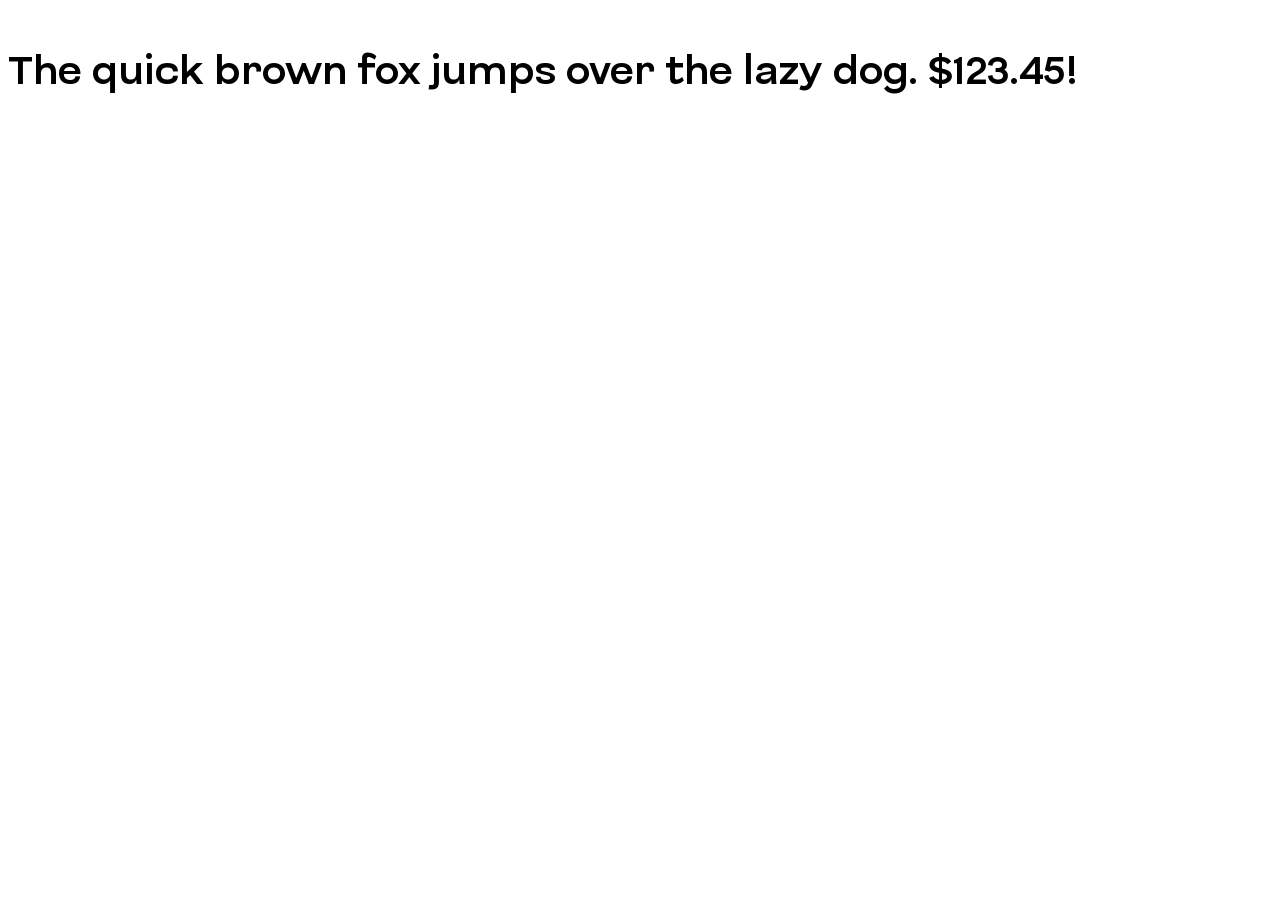
<file: fonts/sunsive/Sunsive-SemiBold.html>
<!DOCTYPE html PUBLIC "-//W3C//DTD XHTML 1.0 Strict//EN" "http://www.w3.org/TR/xhtml1/DTD/xhtml1-strict.dtd">
<html lang="en" xml:lang="en" xmlns="http://www.w3.org/1999/xhtml">
<head>
<meta content="text/html; charset=utf-8" http-equiv="content-type"/>
<meta content="en-us" http-equiv="Content-Language"/>
<title>Sunsive Semi Bold - Web Font Specimen</title>
<link rel="stylesheet" type="text/css" media="screen" href="Sunsive-SemiBold.css" />
<style type="text/css" media="screen">
body { font-size: 42px; font-family: "SunsiveSemBd", Georgia; }
</style>
</head>
<body>
<p contenteditable="true">The quick brown fox jumps over the lazy dog. $123.45!</p>
</body>
</html>
</file>
<file: fonts/sunsive/Sunsive-Black.css>
/* Webfont: Sunsive-Black */@font-face {
    font-family: 'SunsiveBlack';
    src: url('Sunsive-Black.eot'); /* IE9 Compat Modes */
    src: url('Sunsive-Black.eot?#iefix') format('embedded-opentype'), /* IE6-IE8 */
         url('Sunsive-Black.woff') format('woff'), /* Modern Browsers */
         url('Sunsive-Black.woff2') format('woff2'), /* Modern Browsers */
         url('Sunsive-Black.ttf') format('truetype'); /* Safari, Android, iOS */
             font-style: normal;
    font-weight: normal;
    text-rendering: optimizeLegibility;
}
</file>
<file: fonts/sunsive/Sunsive-Bold.css>
/* Webfont: Sunsive-Bold */@font-face {
    font-family: 'Sunsive';
    src: url('Sunsive-Bold.eot'); /* IE9 Compat Modes */
    src: url('Sunsive-Bold.eot?#iefix') format('embedded-opentype'), /* IE6-IE8 */
         url('Sunsive-Bold.woff') format('woff'), /* Modern Browsers */
         url('Sunsive-Bold.woff2') format('woff2'), /* Modern Browsers */
         url('Sunsive-Bold.ttf') format('truetype'); /* Safari, Android, iOS */
             font-style: normal;
    font-weight: bold;
    text-rendering: optimizeLegibility;
}
</file>
<file: fonts/sunsive/Sunsive-ExtraBold.css>
/* Webfont: Sunsive-ExtraBold */@font-face {
    font-family: 'SunsiveExtBd';
    src: url('Sunsive-ExtraBold.eot'); /* IE9 Compat Modes */
    src: url('Sunsive-ExtraBold.eot?#iefix') format('embedded-opentype'), /* IE6-IE8 */
         url('Sunsive-ExtraBold.woff') format('woff'), /* Modern Browsers */
         url('Sunsive-ExtraBold.woff2') format('woff2'), /* Modern Browsers */
         url('Sunsive-ExtraBold.ttf') format('truetype'); /* Safari, Android, iOS */
             font-style: normal;
    font-weight: normal;
    text-rendering: optimizeLegibility;
}
</file>
<file: fonts/sunsive/Sunsive-Medium.css>
/* Webfont: Sunsive-Medium */@font-face {
    font-family: 'SunsiveMed';
    src: url('Sunsive-Medium.eot'); /* IE9 Compat Modes */
    src: url('Sunsive-Medium.eot?#iefix') format('embedded-opentype'), /* IE6-IE8 */
         url('Sunsive-Medium.woff') format('woff'), /* Modern Browsers */
         url('Sunsive-Medium.woff2') format('woff2'), /* Modern Browsers */
         url('Sunsive-Medium.ttf') format('truetype'); /* Safari, Android, iOS */
             font-style: normal;
    font-weight: normal;
    text-rendering: optimizeLegibility;
}
</file>
<file: fonts/sunsive/Sunsive-Regular.css>
/* Webfont: Sunsive-Regular */@font-face {
    font-family: 'Sunsive';
    src: url('Sunsive-Regular.eot'); /* IE9 Compat Modes */
    src: url('Sunsive-Regular.eot?#iefix') format('embedded-opentype'), /* IE6-IE8 */
         url('Sunsive-Regular.woff') format('woff'), /* Modern Browsers */
         url('Sunsive-Regular.woff2') format('woff2'), /* Modern Browsers */
         url('Sunsive-Regular.ttf') format('truetype'); /* Safari, Android, iOS */
             font-style: normal;
    font-weight: normal;
    text-rendering: optimizeLegibility;
}
</file>
<file: fonts/sunsive/Sunsive-SemiBold.css>
/* Webfont: Sunsive-SemiBold */@font-face {
    font-family: 'SunsiveSemBd';
    src: url('Sunsive-SemiBold.eot'); /* IE9 Compat Modes */
    src: url('Sunsive-SemiBold.eot?#iefix') format('embedded-opentype'), /* IE6-IE8 */
         url('Sunsive-SemiBold.woff') format('woff'), /* Modern Browsers */
         url('Sunsive-SemiBold.woff2') format('woff2'), /* Modern Browsers */
         url('Sunsive-SemiBold.ttf') format('truetype'); /* Safari, Android, iOS */
             font-style: normal;
    font-weight: normal;
    text-rendering: optimizeLegibility;
}
</file>
